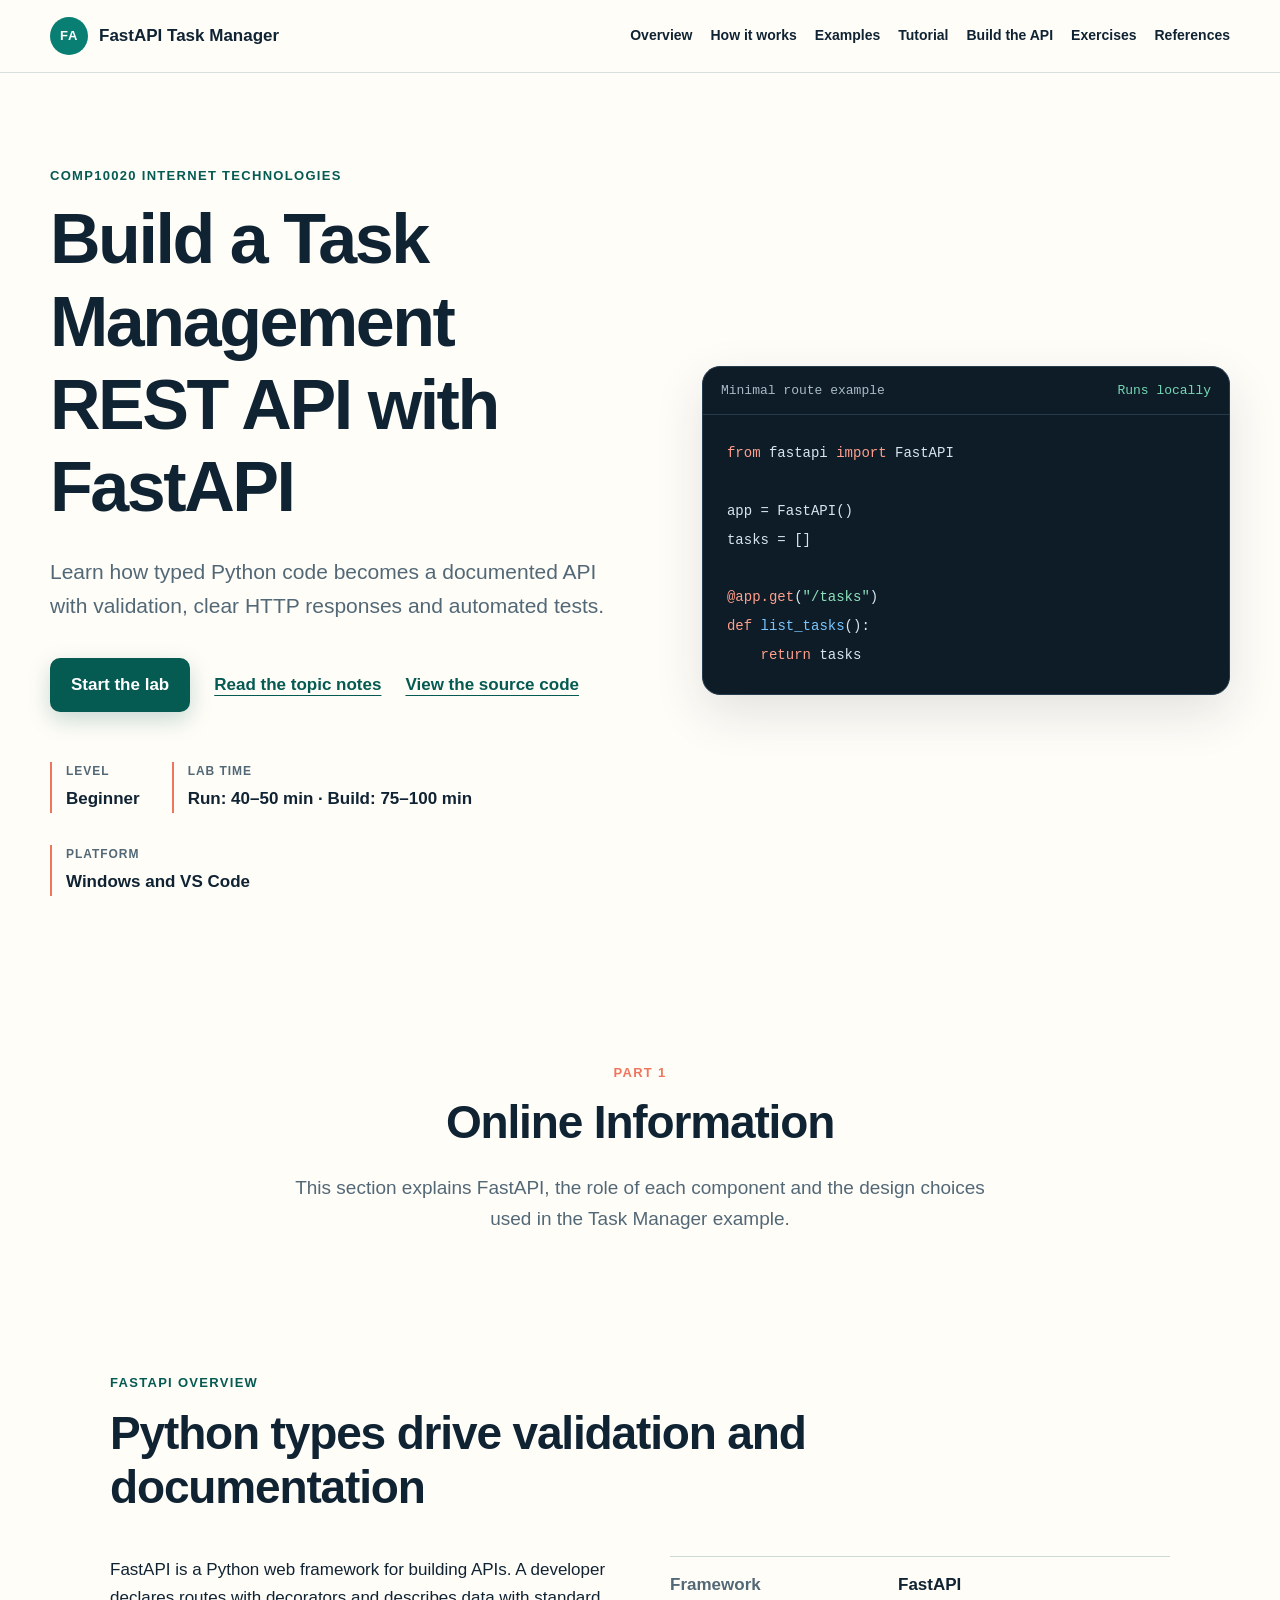
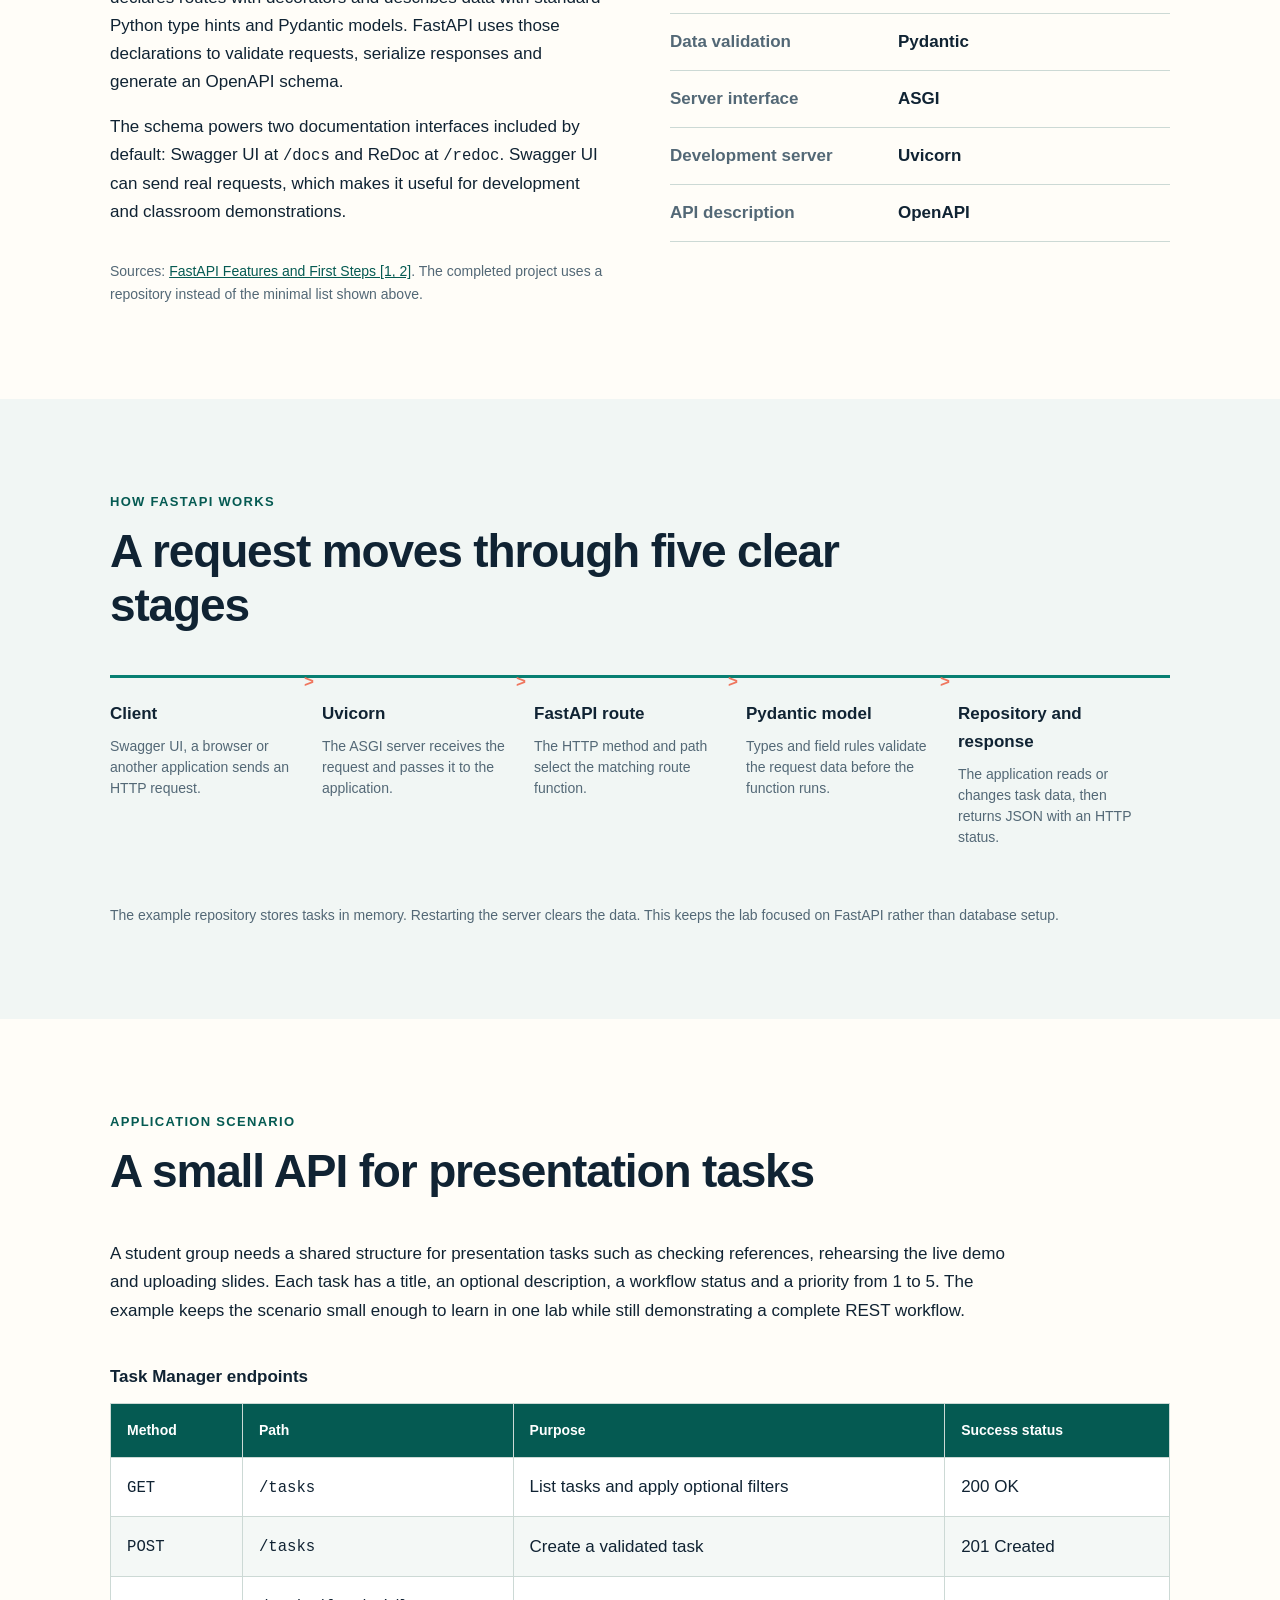
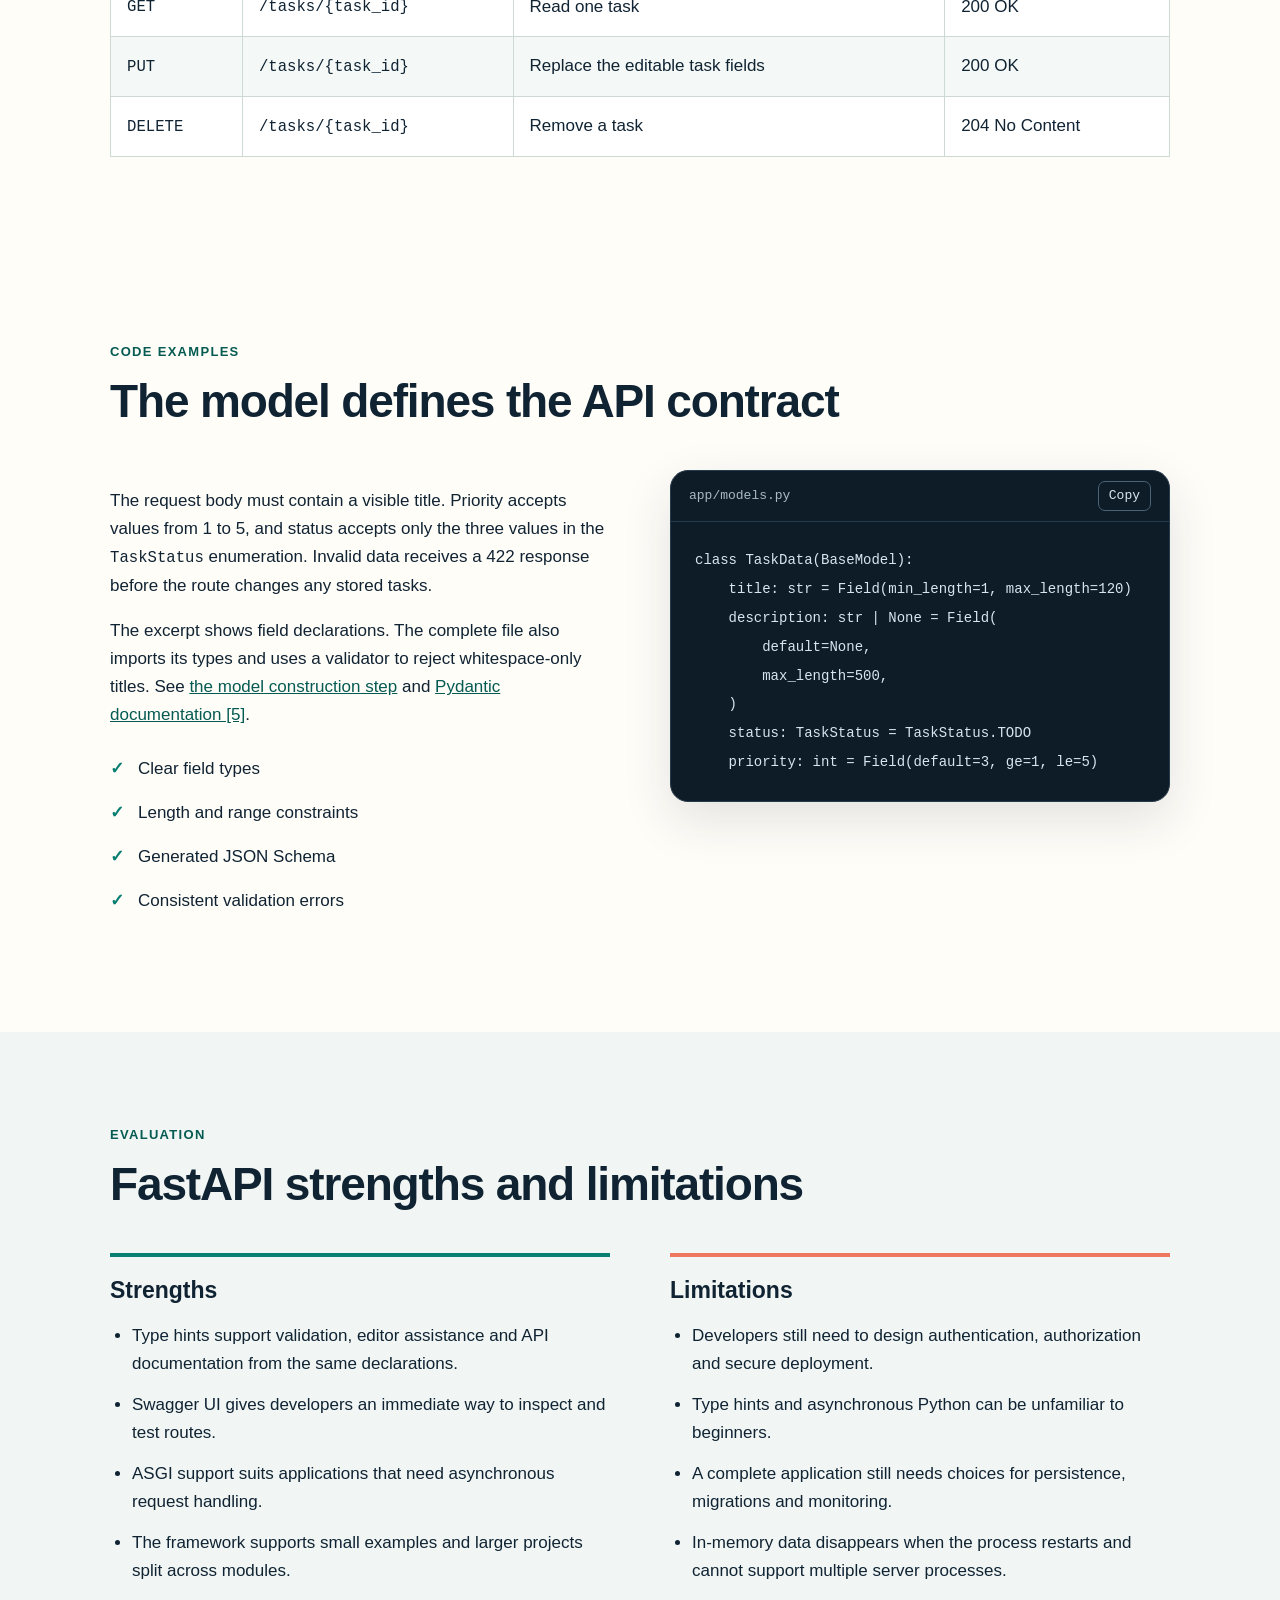
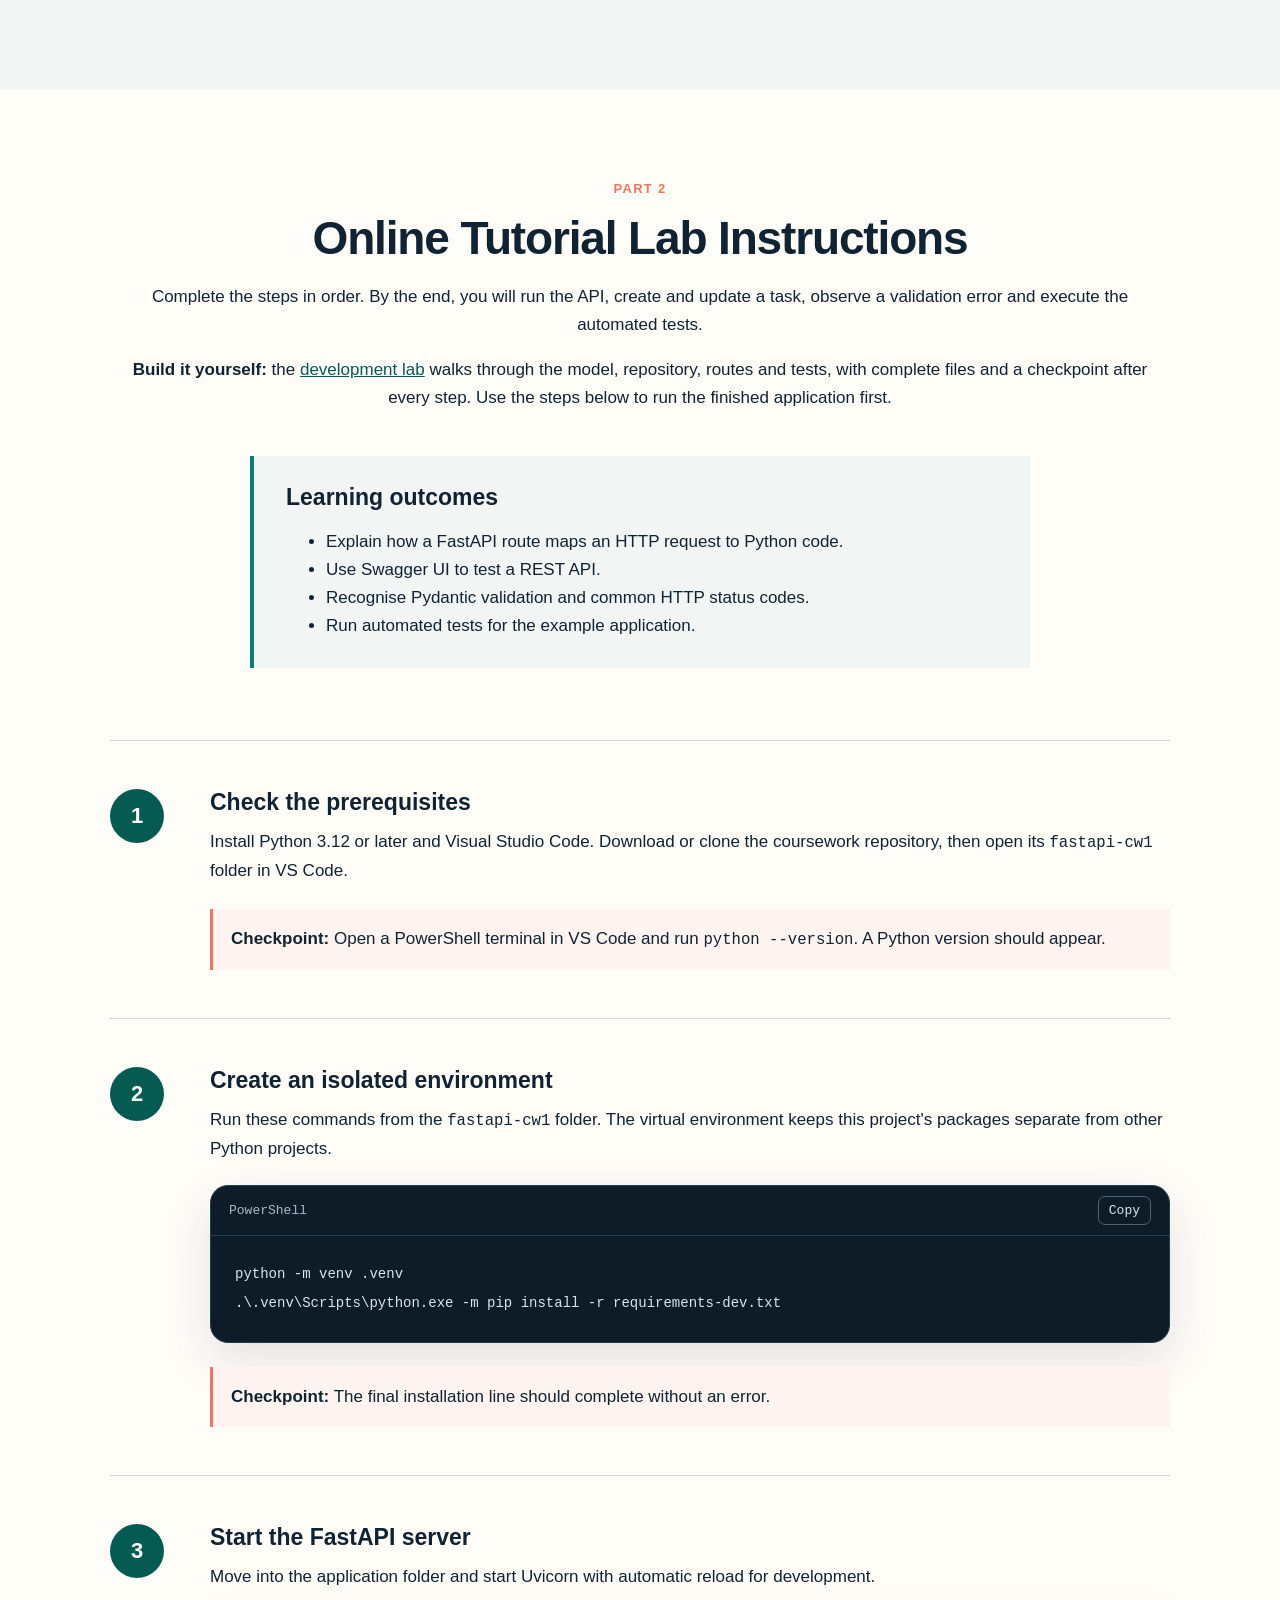
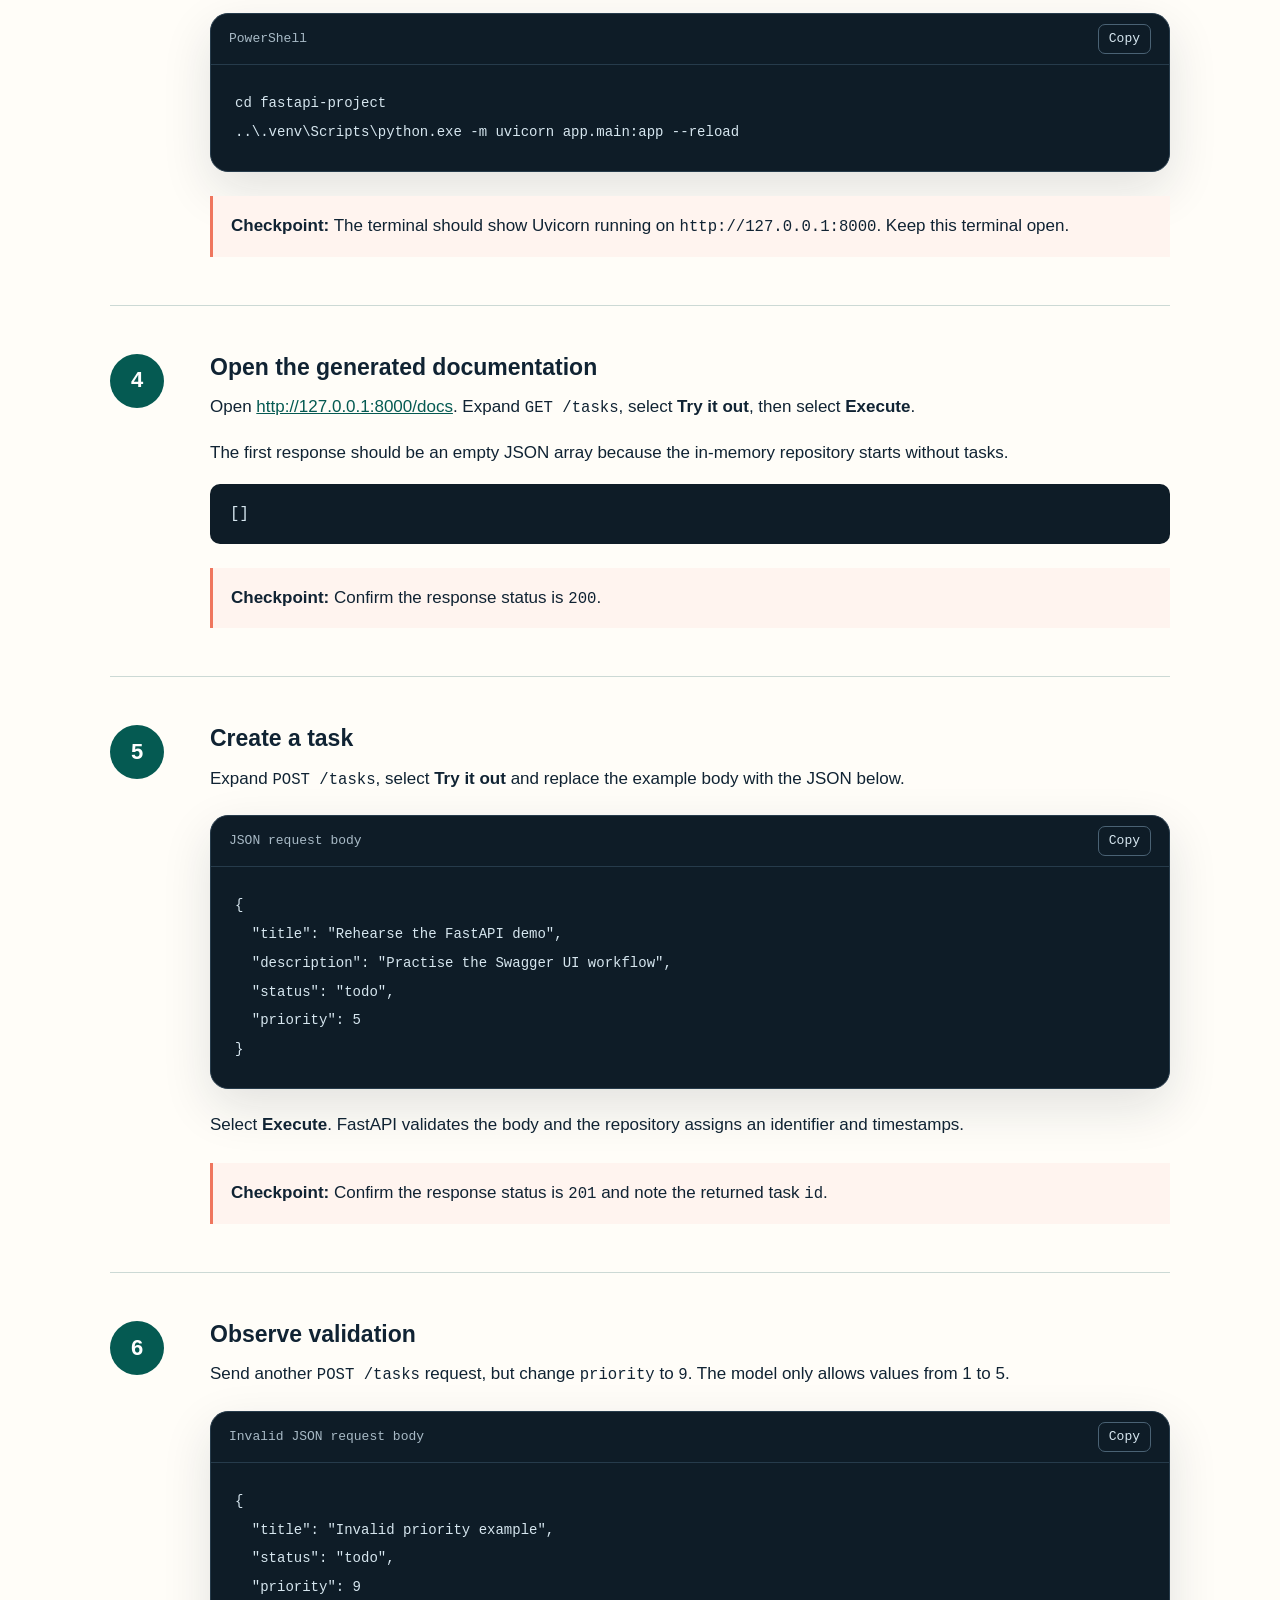
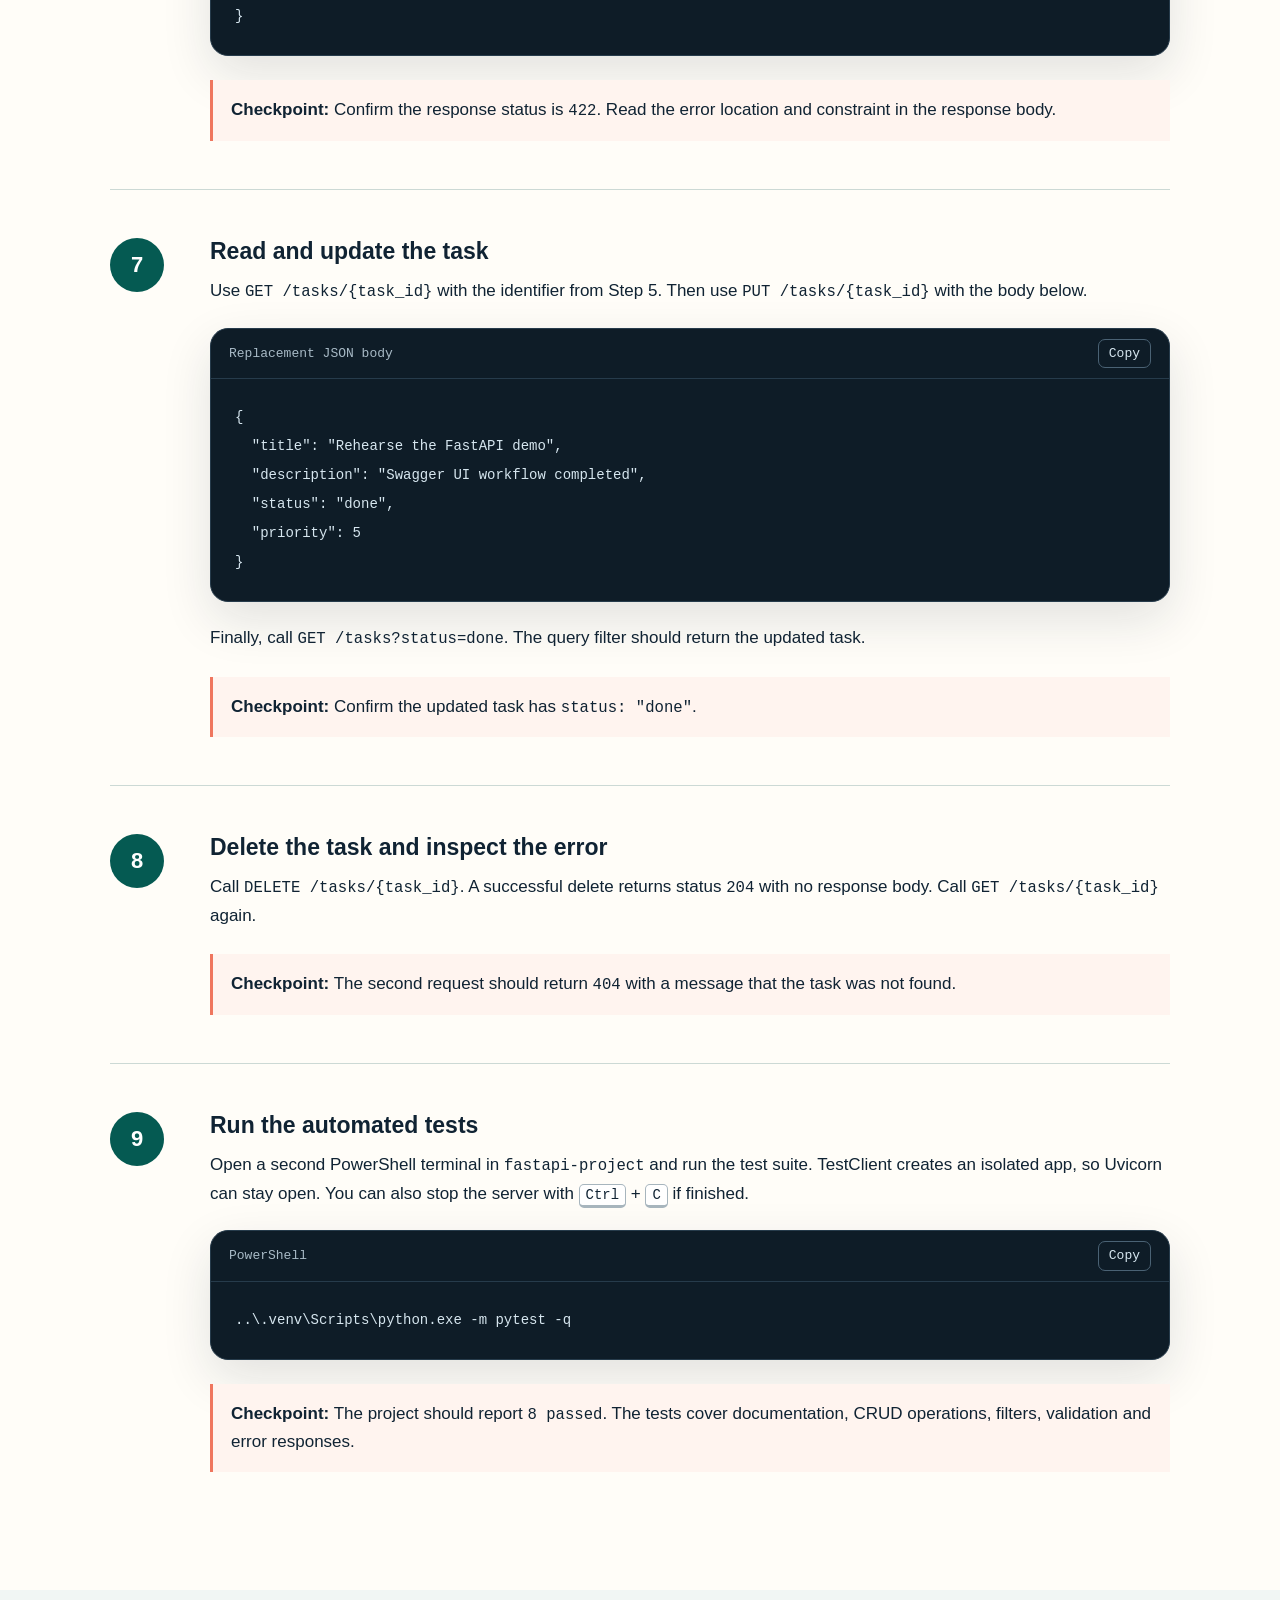
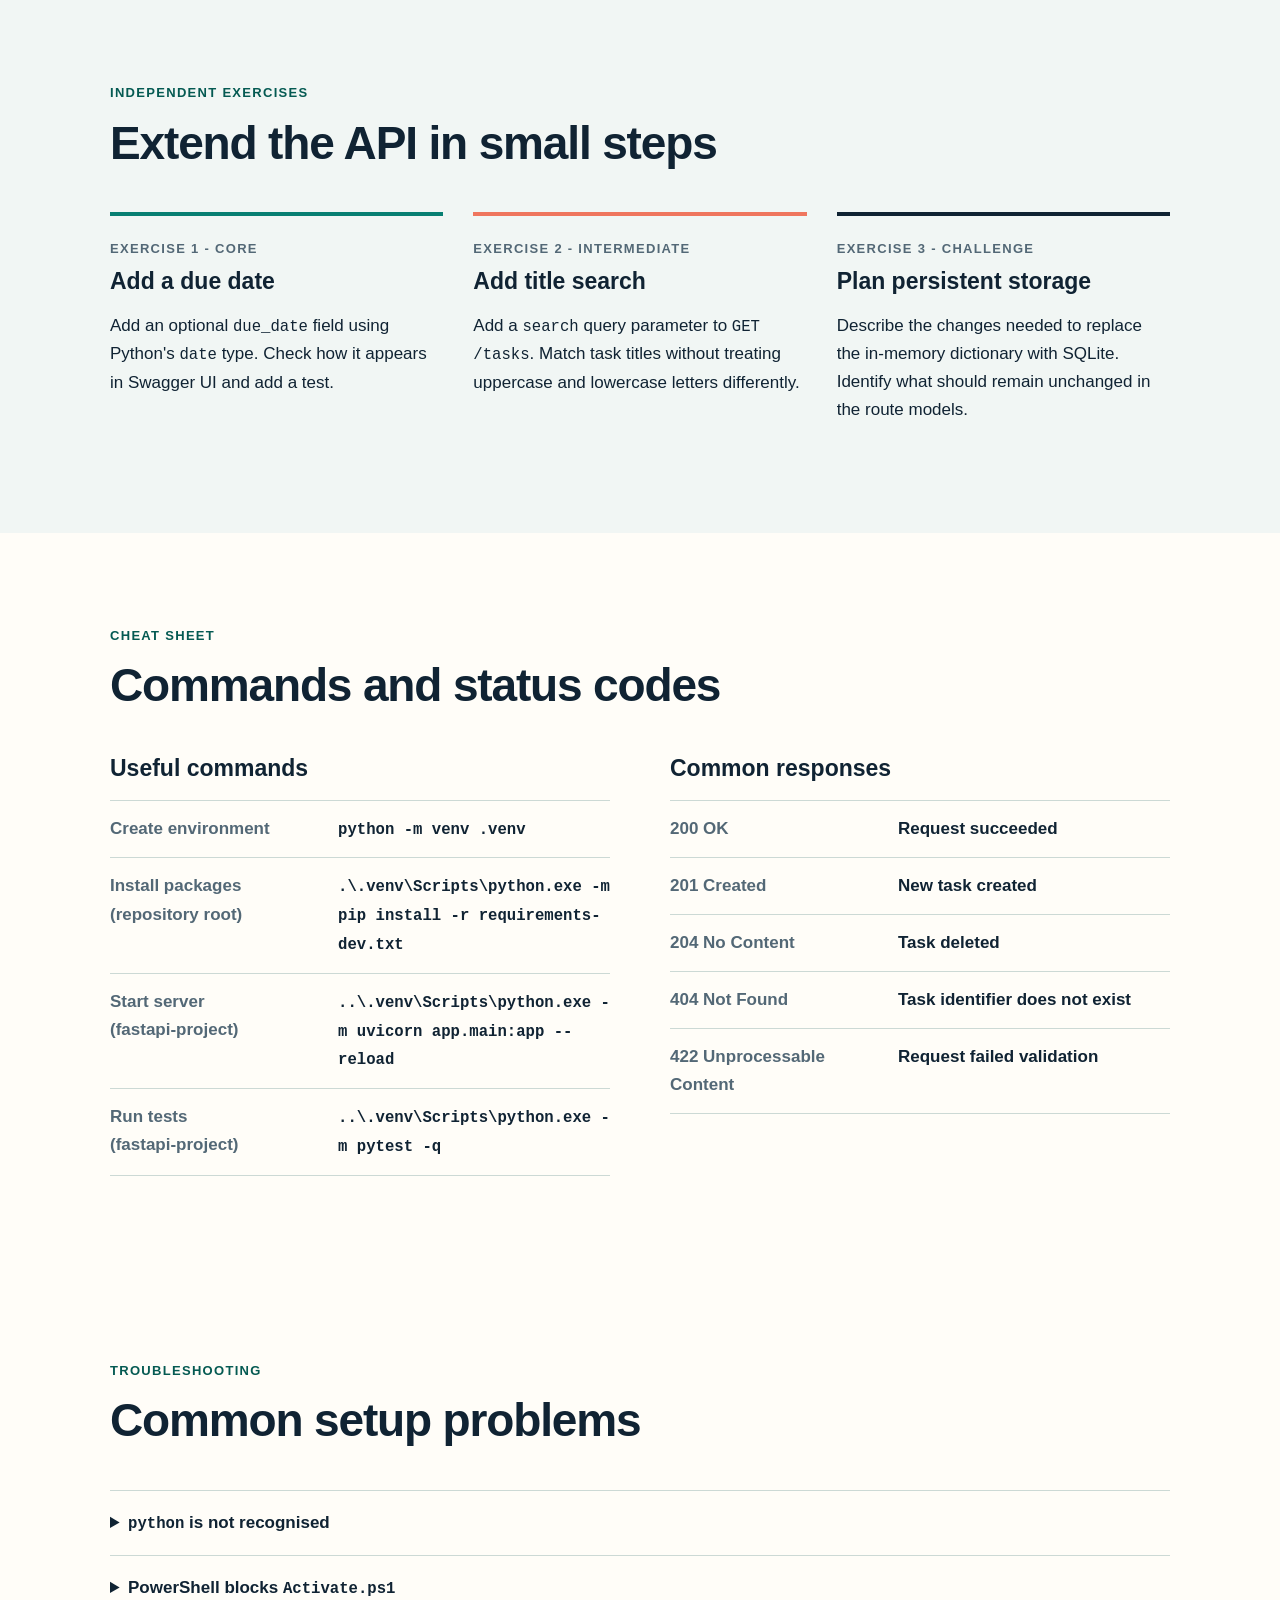
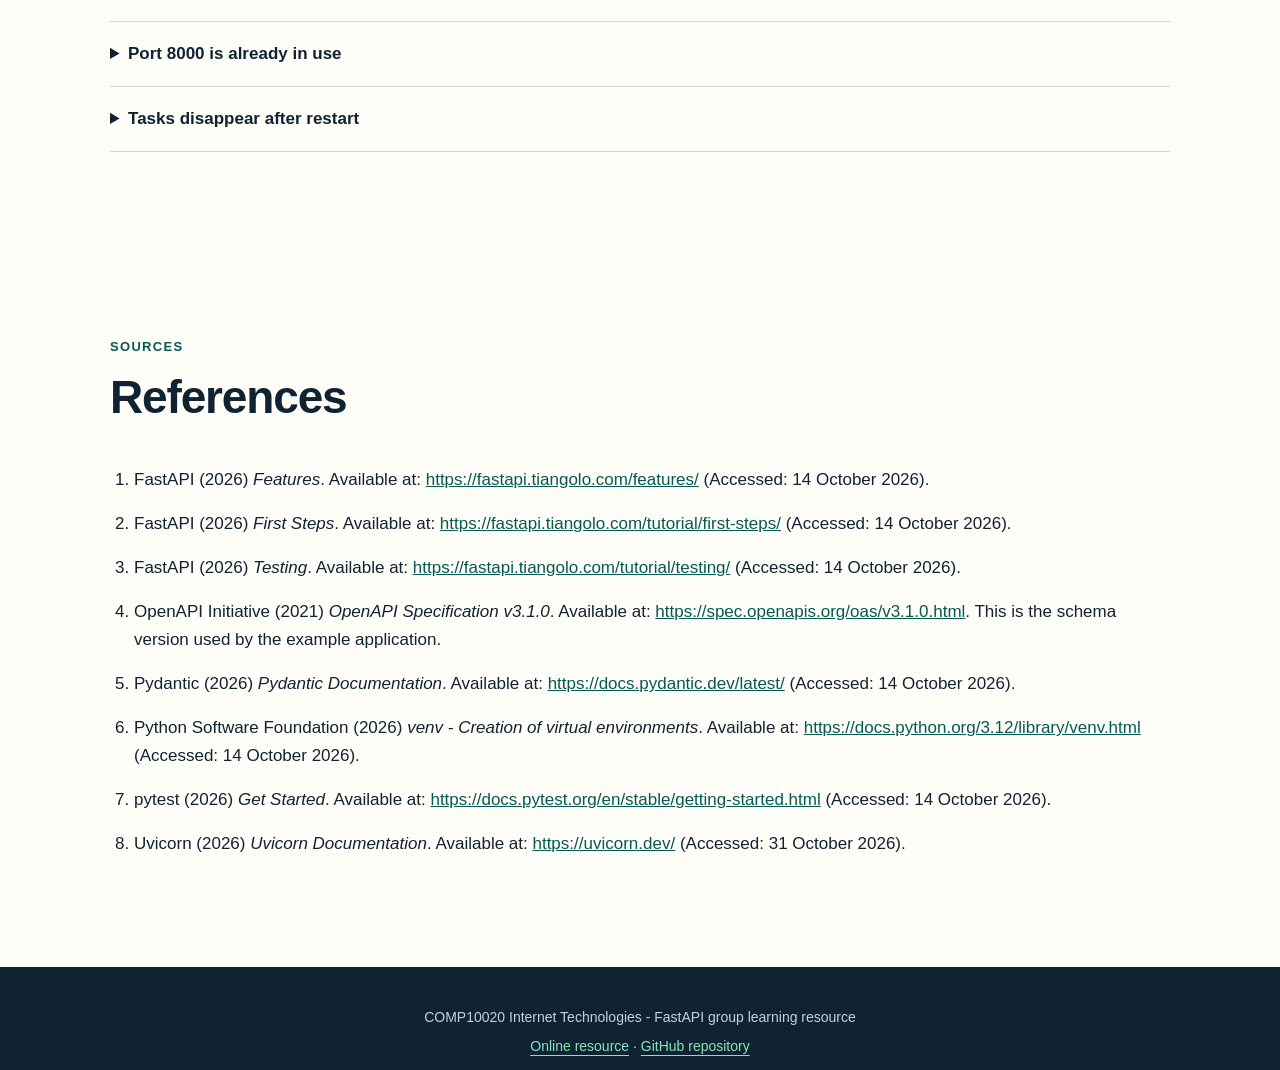
<file: docs/index.html>
<!doctype html>
<html lang="en">
<head>
  <meta charset="utf-8">
  <meta name="viewport" content="width=device-width, initial-scale=1">
  <meta name="description" content="A beginner-friendly FastAPI Task Manager learning resource for COMP10020 Internet Technologies.">
  <title>FastAPI Task Manager | COMP10020</title>
  <link rel="stylesheet" href="styles.css">
  <script src="app.js" defer></script>
</head>
<body>
  <a class="skip-link" href="#main-content">Skip to main content</a>

  <header class="site-header">
    <nav class="nav-shell" aria-label="Main navigation">
      <a class="brand" href="#top" aria-label="FastAPI Task Manager home">
        <span class="brand-mark" aria-hidden="true">FA</span>
        <span>FastAPI Task Manager</span>
      </a>
      <button class="menu-button" type="button" aria-expanded="false" aria-controls="primary-links">
        Menu
      </button>
      <div class="nav-links" id="primary-links">
        <a href="#overview">Overview</a>
        <a href="#how-it-works">How it works</a>
        <a href="#examples">Examples</a>
        <a href="#tutorial">Tutorial</a>
        <a href="build.html">Build the API</a>
        <a href="#exercises">Exercises</a>
        <a href="#references">References</a>
      </div>
    </nav>
  </header>

  <main id="main-content">
    <section class="hero" id="top">
      <div class="hero-copy">
        <p class="eyebrow">COMP10020 Internet Technologies</p>
        <h1>Build a Task Management REST API with FastAPI</h1>
        <p class="hero-summary">
          Learn how typed Python code becomes a documented API with validation, clear HTTP responses and automated tests.
        </p>
        <div class="hero-actions">
          <a class="primary-button" href="#tutorial">Start the lab</a>
          <a class="text-link" href="#overview">Read the topic notes</a>
          <a class="text-link" href="https://github.com/tianjianzou123/fastapi-cw1">View the source code</a>
        </div>
        <dl class="hero-meta" aria-label="Resource summary">
          <div><dt>Level</dt><dd>Beginner</dd></div>
          <div><dt>Lab time</dt><dd>Run: 40–50 min · Build: 75–100 min</dd></div>
          <div><dt>Platform</dt><dd>Windows and VS Code</dd></div>
        </dl>
      </div>
      <div class="hero-code" aria-label="FastAPI example">
        <div class="code-window-title">
          <span>Minimal route example</span>
          <span class="status-dot">Runs locally</span>
        </div>
        <pre><code><span class="code-keyword">from</span> fastapi <span class="code-keyword">import</span> FastAPI

app = FastAPI()
tasks = []

<span class="code-decorator">@app.get</span>(<span class="code-string">"/tasks"</span>)
<span class="code-keyword">def</span> <span class="code-function">list_tasks</span>():
    <span class="code-keyword">return</span> tasks</code></pre>
      </div>
    </section>

    <section class="section-shell section-intro" aria-labelledby="online-information-title">
      <p class="section-label">Part 1</p>
      <h2 id="online-information-title">Online Information</h2>
      <p>
        This section explains FastAPI, the role of each component and the design choices used in the Task Manager example.
      </p>
    </section>

    <section class="section-shell content-section" id="overview">
      <div class="section-heading">
        <p class="eyebrow">FastAPI overview</p>
        <h2>Python types drive validation and documentation</h2>
      </div>
      <div class="two-column">
        <div>
          <p>
            FastAPI is a Python web framework for building APIs. A developer declares routes with decorators and describes data with standard Python type hints and Pydantic models. FastAPI uses those declarations to validate requests, serialize responses and generate an OpenAPI schema.
          </p>
          <p>
            The schema powers two documentation interfaces included by default: Swagger UI at <code>/docs</code> and ReDoc at <code>/redoc</code>. Swagger UI can send real requests, which makes it useful for development and classroom demonstrations.
          </p>
          <p class="small-note">Sources: <a href="#references">FastAPI Features and First Steps [1, 2]</a>. The completed project uses a repository instead of the minimal list shown above.</p>
        </div>
        <dl class="fact-list">
          <div><dt>Framework</dt><dd>FastAPI</dd></div>
          <div><dt>Data validation</dt><dd>Pydantic</dd></div>
          <div><dt>Server interface</dt><dd>ASGI</dd></div>
          <div><dt>Development server</dt><dd>Uvicorn</dd></div>
          <div><dt>API description</dt><dd>OpenAPI</dd></div>
        </dl>
      </div>
    </section>

    <section class="section-shell content-section muted-section" id="how-it-works">
      <div class="section-heading">
        <p class="eyebrow">How FastAPI works</p>
        <h2>A request moves through five clear stages</h2>
      </div>
      <ol class="request-flow">
        <li><strong>Client</strong><span>Swagger UI, a browser or another application sends an HTTP request.</span></li>
        <li><strong>Uvicorn</strong><span>The ASGI server receives the request and passes it to the application.</span></li>
        <li><strong>FastAPI route</strong><span>The HTTP method and path select the matching route function.</span></li>
        <li><strong>Pydantic model</strong><span>Types and field rules validate the request data before the function runs.</span></li>
        <li><strong>Repository and response</strong><span>The application reads or changes task data, then returns JSON with an HTTP status.</span></li>
      </ol>
      <p class="small-note">
        The example repository stores tasks in memory. Restarting the server clears the data. This keeps the lab focused on FastAPI rather than database setup.
      </p>
    </section>

    <section class="section-shell content-section">
      <div class="section-heading">
        <p class="eyebrow">Application scenario</p>
        <h2>A small API for presentation tasks</h2>
      </div>
      <p class="wide-copy">
        A student group needs a shared structure for presentation tasks such as checking references, rehearsing the live demo and uploading slides. Each task has a title, an optional description, a workflow status and a priority from 1 to 5. The example keeps the scenario small enough to learn in one lab while still demonstrating a complete REST workflow.
      </p>
      <div class="table-wrap">
        <table>
          <caption>Task Manager endpoints</caption>
          <thead>
            <tr><th>Method</th><th>Path</th><th>Purpose</th><th>Success status</th></tr>
          </thead>
          <tbody>
            <tr><td><code>GET</code></td><td><code>/tasks</code></td><td>List tasks and apply optional filters</td><td>200 OK</td></tr>
            <tr><td><code>POST</code></td><td><code>/tasks</code></td><td>Create a validated task</td><td>201 Created</td></tr>
            <tr><td><code>GET</code></td><td><code>/tasks/{task_id}</code></td><td>Read one task</td><td>200 OK</td></tr>
            <tr><td><code>PUT</code></td><td><code>/tasks/{task_id}</code></td><td>Replace the editable task fields</td><td>200 OK</td></tr>
            <tr><td><code>DELETE</code></td><td><code>/tasks/{task_id}</code></td><td>Remove a task</td><td>204 No Content</td></tr>
          </tbody>
        </table>
      </div>
    </section>

    <section class="section-shell content-section" id="examples">
      <div class="section-heading">
        <p class="eyebrow">Code examples</p>
        <h2>The model defines the API contract</h2>
      </div>
      <div class="code-explanation">
        <div>
          <p>
            The request body must contain a visible title. Priority accepts values from 1 to 5, and status accepts only the three values in the <code>TaskStatus</code> enumeration. Invalid data receives a 422 response before the route changes any stored tasks.
          </p>
          <p>The excerpt shows field declarations. The complete file also imports its types and uses a validator to reject whitespace-only titles. See <a href="build.html#build-2">the model construction step</a> and <a href="#references">Pydantic documentation [5]</a>.</p>
          <ul class="check-list">
            <li>Clear field types</li>
            <li>Length and range constraints</li>
            <li>Generated JSON Schema</li>
            <li>Consistent validation errors</li>
          </ul>
        </div>
        <div class="code-block">
          <div class="code-block-header"><span>app/models.py</span><button type="button" class="copy-button">Copy</button></div>
          <pre><code>class TaskData(BaseModel):
    title: str = Field(min_length=1, max_length=120)
    description: str | None = Field(
        default=None,
        max_length=500,
    )
    status: TaskStatus = TaskStatus.TODO
    priority: int = Field(default=3, ge=1, le=5)</code></pre>
        </div>
      </div>
    </section>

    <section class="section-shell content-section muted-section" id="pros-cons">
      <div class="section-heading">
        <p class="eyebrow">Evaluation</p>
        <h2>FastAPI strengths and limitations</h2>
      </div>
      <div class="comparison">
        <div>
          <h3>Strengths</h3>
          <ul>
            <li>Type hints support validation, editor assistance and API documentation from the same declarations.</li>
            <li>Swagger UI gives developers an immediate way to inspect and test routes.</li>
            <li>ASGI support suits applications that need asynchronous request handling.</li>
            <li>The framework supports small examples and larger projects split across modules.</li>
          </ul>
        </div>
        <div>
          <h3>Limitations</h3>
          <ul>
            <li>Developers still need to design authentication, authorization and secure deployment.</li>
            <li>Type hints and asynchronous Python can be unfamiliar to beginners.</li>
            <li>A complete application still needs choices for persistence, migrations and monitoring.</li>
            <li>In-memory data disappears when the process restarts and cannot support multiple server processes.</li>
          </ul>
        </div>
      </div>
    </section>

    <section class="section-shell section-intro tutorial-intro" id="tutorial">
      <p class="section-label">Part 2</p>
      <h2>Online Tutorial Lab Instructions</h2>
      <p>
        Complete the steps in order. By the end, you will run the API, create and update a task, observe a validation error and execute the automated tests.
      </p>
      <p><strong>Build it yourself:</strong> the <a href="build.html">development lab</a> walks through the model, repository, routes and tests, with complete files and a checkpoint after every step. Use the steps below to run the finished application first.</p>
      <div class="outcomes">
        <h3>Learning outcomes</h3>
        <ul>
          <li>Explain how a FastAPI route maps an HTTP request to Python code.</li>
          <li>Use Swagger UI to test a REST API.</li>
          <li>Recognise Pydantic validation and common HTTP status codes.</li>
          <li>Run automated tests for the example application.</li>
        </ul>
      </div>
    </section>

    <section class="section-shell tutorial-steps" aria-label="Tutorial steps">
      <article class="tutorial-step" id="step-1">
        <div class="step-number">1</div>
        <div class="step-content">
          <h3>Check the prerequisites</h3>
          <p>Install Python 3.12 or later and Visual Studio Code. Download or clone the coursework repository, then open its <code>fastapi-cw1</code> folder in VS Code.</p>
          <div class="checkpoint"><strong>Checkpoint:</strong> Open a PowerShell terminal in VS Code and run <code>python --version</code>. A Python version should appear.</div>
        </div>
      </article>

      <article class="tutorial-step" id="step-2">
        <div class="step-number">2</div>
        <div class="step-content">
          <h3>Create an isolated environment</h3>
          <p>Run these commands from the <code>fastapi-cw1</code> folder. The virtual environment keeps this project's packages separate from other Python projects.</p>
          <div class="code-block">
            <div class="code-block-header"><span>PowerShell</span><button type="button" class="copy-button">Copy</button></div>
            <pre><code>python -m venv .venv
.\.venv\Scripts\python.exe -m pip install -r requirements-dev.txt</code></pre>
          </div>
          <div class="checkpoint"><strong>Checkpoint:</strong> The final installation line should complete without an error.</div>
        </div>
      </article>

      <article class="tutorial-step" id="step-3">
        <div class="step-number">3</div>
        <div class="step-content">
          <h3>Start the FastAPI server</h3>
          <p>Move into the application folder and start Uvicorn with automatic reload for development.</p>
          <div class="code-block">
            <div class="code-block-header"><span>PowerShell</span><button type="button" class="copy-button">Copy</button></div>
            <pre><code>cd fastapi-project
..\.venv\Scripts\python.exe -m uvicorn app.main:app --reload</code></pre>
          </div>
          <div class="checkpoint"><strong>Checkpoint:</strong> The terminal should show Uvicorn running on <code>http://127.0.0.1:8000</code>. Keep this terminal open.</div>
        </div>
      </article>

      <article class="tutorial-step" id="step-4">
        <div class="step-number">4</div>
        <div class="step-content">
          <h3>Open the generated documentation</h3>
          <p>Open <a href="http://127.0.0.1:8000/docs">http://127.0.0.1:8000/docs</a>. Expand <code>GET /tasks</code>, select <strong>Try it out</strong>, then select <strong>Execute</strong>.</p>
          <p>The first response should be an empty JSON array because the in-memory repository starts without tasks.</p>
          <pre class="response-example"><code>[]</code></pre>
          <div class="checkpoint"><strong>Checkpoint:</strong> Confirm the response status is <code>200</code>.</div>
        </div>
      </article>

      <article class="tutorial-step" id="step-5">
        <div class="step-number">5</div>
        <div class="step-content">
          <h3>Create a task</h3>
          <p>Expand <code>POST /tasks</code>, select <strong>Try it out</strong> and replace the example body with the JSON below.</p>
          <div class="code-block">
            <div class="code-block-header"><span>JSON request body</span><button type="button" class="copy-button">Copy</button></div>
            <pre><code>{
  "title": "Rehearse the FastAPI demo",
  "description": "Practise the Swagger UI workflow",
  "status": "todo",
  "priority": 5
}</code></pre>
          </div>
          <p>Select <strong>Execute</strong>. FastAPI validates the body and the repository assigns an identifier and timestamps.</p>
          <div class="checkpoint"><strong>Checkpoint:</strong> Confirm the response status is <code>201</code> and note the returned task <code>id</code>.</div>
        </div>
      </article>

      <article class="tutorial-step" id="step-6">
        <div class="step-number">6</div>
        <div class="step-content">
          <h3>Observe validation</h3>
          <p>Send another <code>POST /tasks</code> request, but change <code>priority</code> to <code>9</code>. The model only allows values from 1 to 5.</p>
          <div class="code-block">
            <div class="code-block-header"><span>Invalid JSON request body</span><button type="button" class="copy-button">Copy</button></div>
            <pre><code>{
  "title": "Invalid priority example",
  "status": "todo",
  "priority": 9
}</code></pre>
          </div>
          <div class="checkpoint"><strong>Checkpoint:</strong> Confirm the response status is <code>422</code>. Read the error location and constraint in the response body.</div>
        </div>
      </article>

      <article class="tutorial-step" id="step-7">
        <div class="step-number">7</div>
        <div class="step-content">
          <h3>Read and update the task</h3>
          <p>Use <code>GET /tasks/{task_id}</code> with the identifier from Step 5. Then use <code>PUT /tasks/{task_id}</code> with the body below.</p>
          <div class="code-block">
            <div class="code-block-header"><span>Replacement JSON body</span><button type="button" class="copy-button">Copy</button></div>
            <pre><code>{
  "title": "Rehearse the FastAPI demo",
  "description": "Swagger UI workflow completed",
  "status": "done",
  "priority": 5
}</code></pre>
          </div>
          <p>Finally, call <code>GET /tasks?status=done</code>. The query filter should return the updated task.</p>
          <div class="checkpoint"><strong>Checkpoint:</strong> Confirm the updated task has <code>status: "done"</code>.</div>
        </div>
      </article>

      <article class="tutorial-step" id="step-8">
        <div class="step-number">8</div>
        <div class="step-content">
          <h3>Delete the task and inspect the error</h3>
          <p>Call <code>DELETE /tasks/{task_id}</code>. A successful delete returns status <code>204</code> with no response body. Call <code>GET /tasks/{task_id}</code> again.</p>
          <div class="checkpoint"><strong>Checkpoint:</strong> The second request should return <code>404</code> with a message that the task was not found.</div>
        </div>
      </article>

      <article class="tutorial-step" id="step-9">
        <div class="step-number">9</div>
        <div class="step-content">
          <h3>Run the automated tests</h3>
          <p>Open a second PowerShell terminal in <code>fastapi-project</code> and run the test suite. TestClient creates an isolated app, so Uvicorn can stay open. You can also stop the server with <kbd>Ctrl</kbd> + <kbd>C</kbd> if finished.</p>
          <div class="code-block">
            <div class="code-block-header"><span>PowerShell</span><button type="button" class="copy-button">Copy</button></div>
            <pre><code>..\.venv\Scripts\python.exe -m pytest -q</code></pre>
          </div>
          <div class="checkpoint"><strong>Checkpoint:</strong> The project should report <code>8 passed</code>. The tests cover documentation, CRUD operations, filters, validation and error responses.</div>
        </div>
      </article>
    </section>

    <section class="section-shell content-section muted-section" id="exercises">
      <div class="section-heading">
        <p class="eyebrow">Independent exercises</p>
        <h2>Extend the API in small steps</h2>
      </div>
      <div class="exercise-list">
        <article>
          <p class="exercise-level">Exercise 1 - Core</p>
          <h3>Add a due date</h3>
          <p>Add an optional <code>due_date</code> field using Python's <code>date</code> type. Check how it appears in Swagger UI and add a test.</p>
        </article>
        <article>
          <p class="exercise-level">Exercise 2 - Intermediate</p>
          <h3>Add title search</h3>
          <p>Add a <code>search</code> query parameter to <code>GET /tasks</code>. Match task titles without treating uppercase and lowercase letters differently.</p>
        </article>
        <article>
          <p class="exercise-level">Exercise 3 - Challenge</p>
          <h3>Plan persistent storage</h3>
          <p>Describe the changes needed to replace the in-memory dictionary with SQLite. Identify what should remain unchanged in the route models.</p>
        </article>
      </div>
    </section>

    <section class="section-shell content-section" id="cheat-sheet">
      <div class="section-heading">
        <p class="eyebrow">Cheat sheet</p>
        <h2>Commands and status codes</h2>
      </div>
      <div class="cheat-grid">
        <div>
          <h3>Useful commands</h3>
          <dl>
            <div><dt>Create environment</dt><dd><code>python -m venv .venv</code></dd></div>
            <div><dt>Install packages<br>(repository root)</dt><dd><code>.\.venv\Scripts\python.exe -m pip install -r requirements-dev.txt</code></dd></div>
            <div><dt>Start server<br>(fastapi-project)</dt><dd><code>..\.venv\Scripts\python.exe -m uvicorn app.main:app --reload</code></dd></div>
            <div><dt>Run tests<br>(fastapi-project)</dt><dd><code>..\.venv\Scripts\python.exe -m pytest -q</code></dd></div>
          </dl>
        </div>
        <div>
          <h3>Common responses</h3>
          <dl>
            <div><dt>200 OK</dt><dd>Request succeeded</dd></div>
            <div><dt>201 Created</dt><dd>New task created</dd></div>
            <div><dt>204 No Content</dt><dd>Task deleted</dd></div>
            <div><dt>404 Not Found</dt><dd>Task identifier does not exist</dd></div>
            <div><dt>422 Unprocessable Content</dt><dd>Request failed validation</dd></div>
          </dl>
        </div>
      </div>
    </section>

    <section class="section-shell content-section troubleshooting" id="troubleshooting">
      <div class="section-heading">
        <p class="eyebrow">Troubleshooting</p>
        <h2>Common setup problems</h2>
      </div>
      <details>
        <summary><code>python</code> is not recognised</summary>
        <p>Install Python and select the option that adds Python to PATH. Restart VS Code after installation.</p>
      </details>
      <details>
        <summary>PowerShell blocks <code>Activate.ps1</code></summary>
        <p>The tutorial commands call the virtual environment's Python executable directly, so activation is not required.</p>
      </details>
      <details>
        <summary>Port 8000 is already in use</summary>
        <p>Stop the other process or start Uvicorn with <code>--port 8001</code>, then open <code>http://127.0.0.1:8001/docs</code>.</p>
      </details>
      <details>
        <summary>Tasks disappear after restart</summary>
        <p>This is expected. The teaching project uses memory storage. Persistent data would require a database such as SQLite.</p>
      </details>
    </section>

    <section class="section-shell content-section references" id="references">
      <div class="section-heading">
        <p class="eyebrow">Sources</p>
        <h2>References</h2>
      </div>
      <ol>
        <li>FastAPI (2026) <em>Features</em>. Available at: <a href="https://fastapi.tiangolo.com/features/">https://fastapi.tiangolo.com/features/</a> (Accessed: 14 October 2026).</li>
        <li>FastAPI (2026) <em>First Steps</em>. Available at: <a href="https://fastapi.tiangolo.com/tutorial/first-steps/">https://fastapi.tiangolo.com/tutorial/first-steps/</a> (Accessed: 14 October 2026).</li>
        <li>FastAPI (2026) <em>Testing</em>. Available at: <a href="https://fastapi.tiangolo.com/tutorial/testing/">https://fastapi.tiangolo.com/tutorial/testing/</a> (Accessed: 14 October 2026).</li>
        <li>OpenAPI Initiative (2021) <em>OpenAPI Specification v3.1.0</em>. Available at: <a href="https://spec.openapis.org/oas/v3.1.0.html">https://spec.openapis.org/oas/v3.1.0.html</a>. This is the schema version used by the example application.</li>
        <li>Pydantic (2026) <em>Pydantic Documentation</em>. Available at: <a href="https://docs.pydantic.dev/latest/">https://docs.pydantic.dev/latest/</a> (Accessed: 14 October 2026).</li>
        <li>Python Software Foundation (2026) <em>venv - Creation of virtual environments</em>. Available at: <a href="https://docs.python.org/3.12/library/venv.html">https://docs.python.org/3.12/library/venv.html</a> (Accessed: 14 October 2026).</li>
        <li>pytest (2026) <em>Get Started</em>. Available at: <a href="https://docs.pytest.org/en/stable/getting-started.html">https://docs.pytest.org/en/stable/getting-started.html</a> (Accessed: 14 October 2026).</li>
        <li>Uvicorn (2026) <em>Uvicorn Documentation</em>. Available at: <a href="https://uvicorn.dev/">https://uvicorn.dev/</a> (Accessed: 31 October 2026).</li>
      </ol>
    </section>
  </main>

  <footer class="site-footer">
    <p>COMP10020 Internet Technologies - FastAPI group learning resource</p>
    <p><a href="https://tianjianzou123.github.io/fastapi-cw1/">Online resource</a> · <a href="https://github.com/tianjianzou123/fastapi-cw1">GitHub repository</a></p>
  </footer>
</body>
</html>
</file>
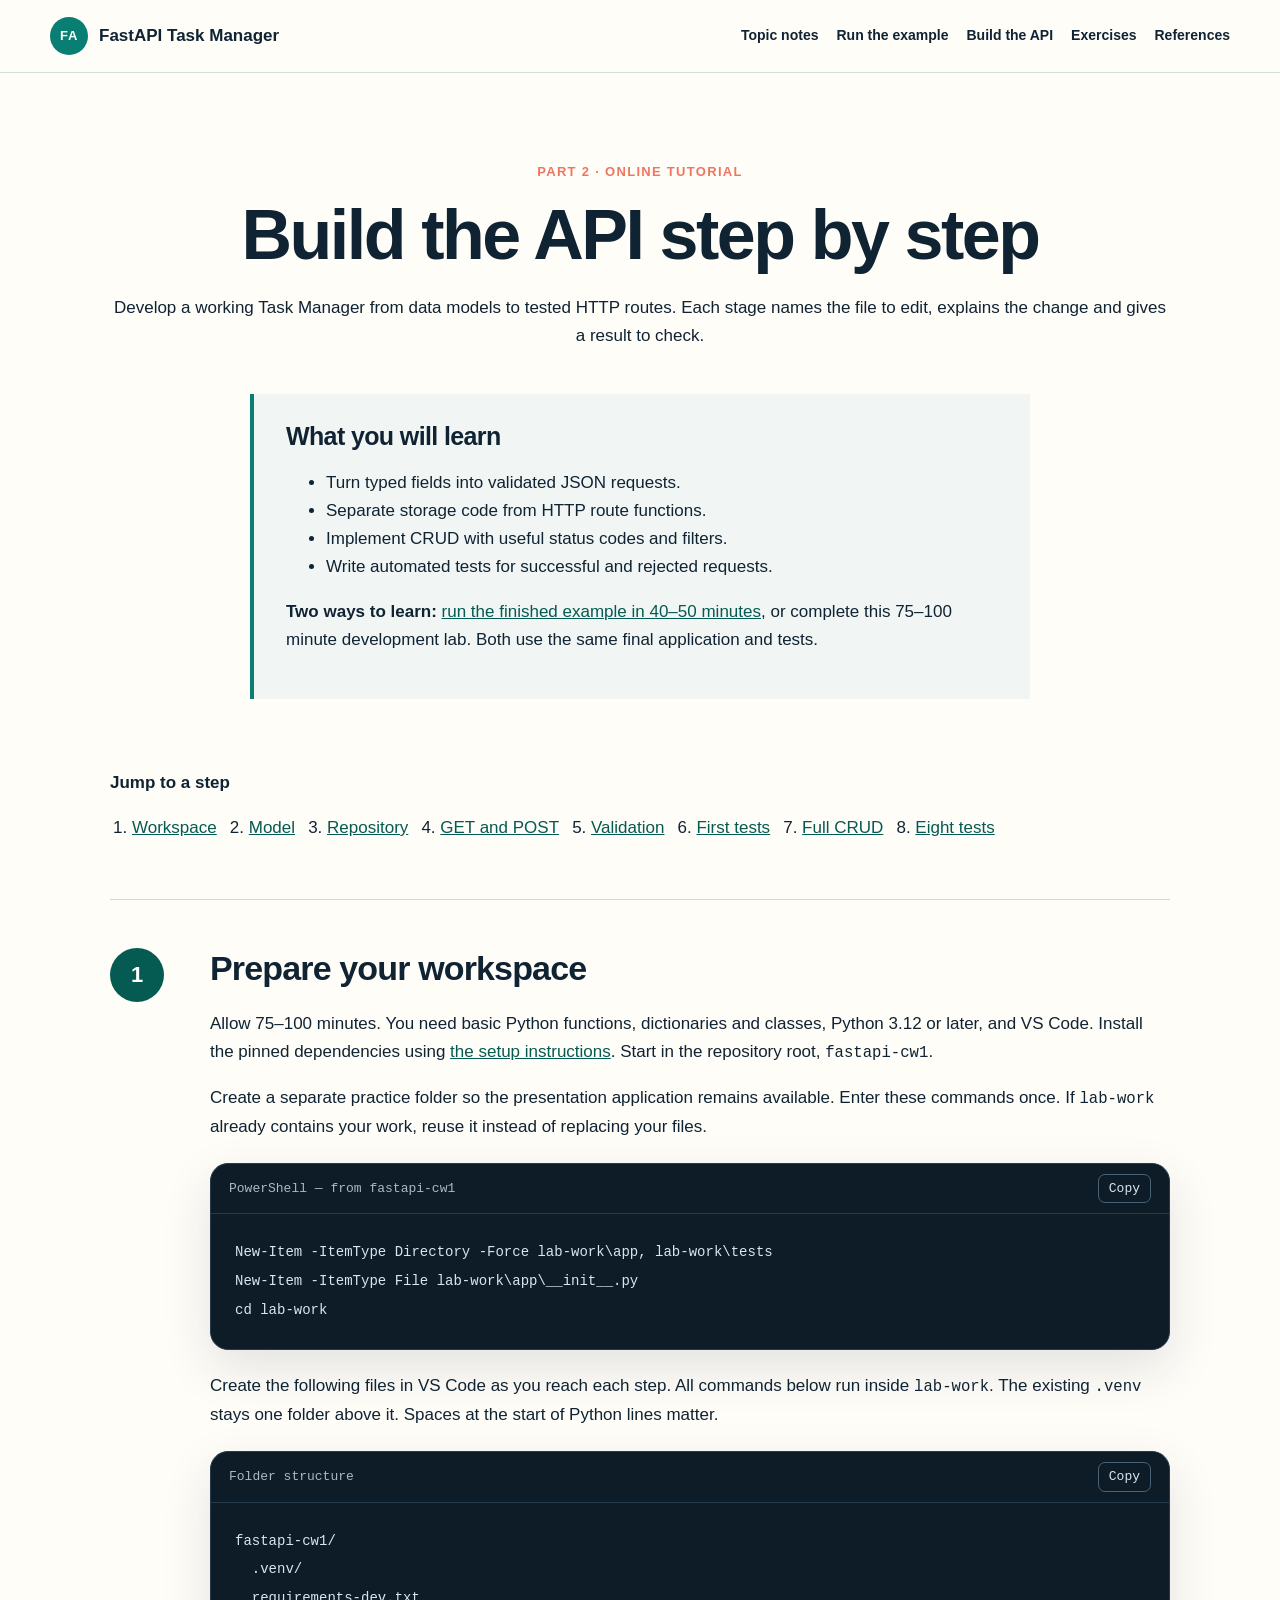
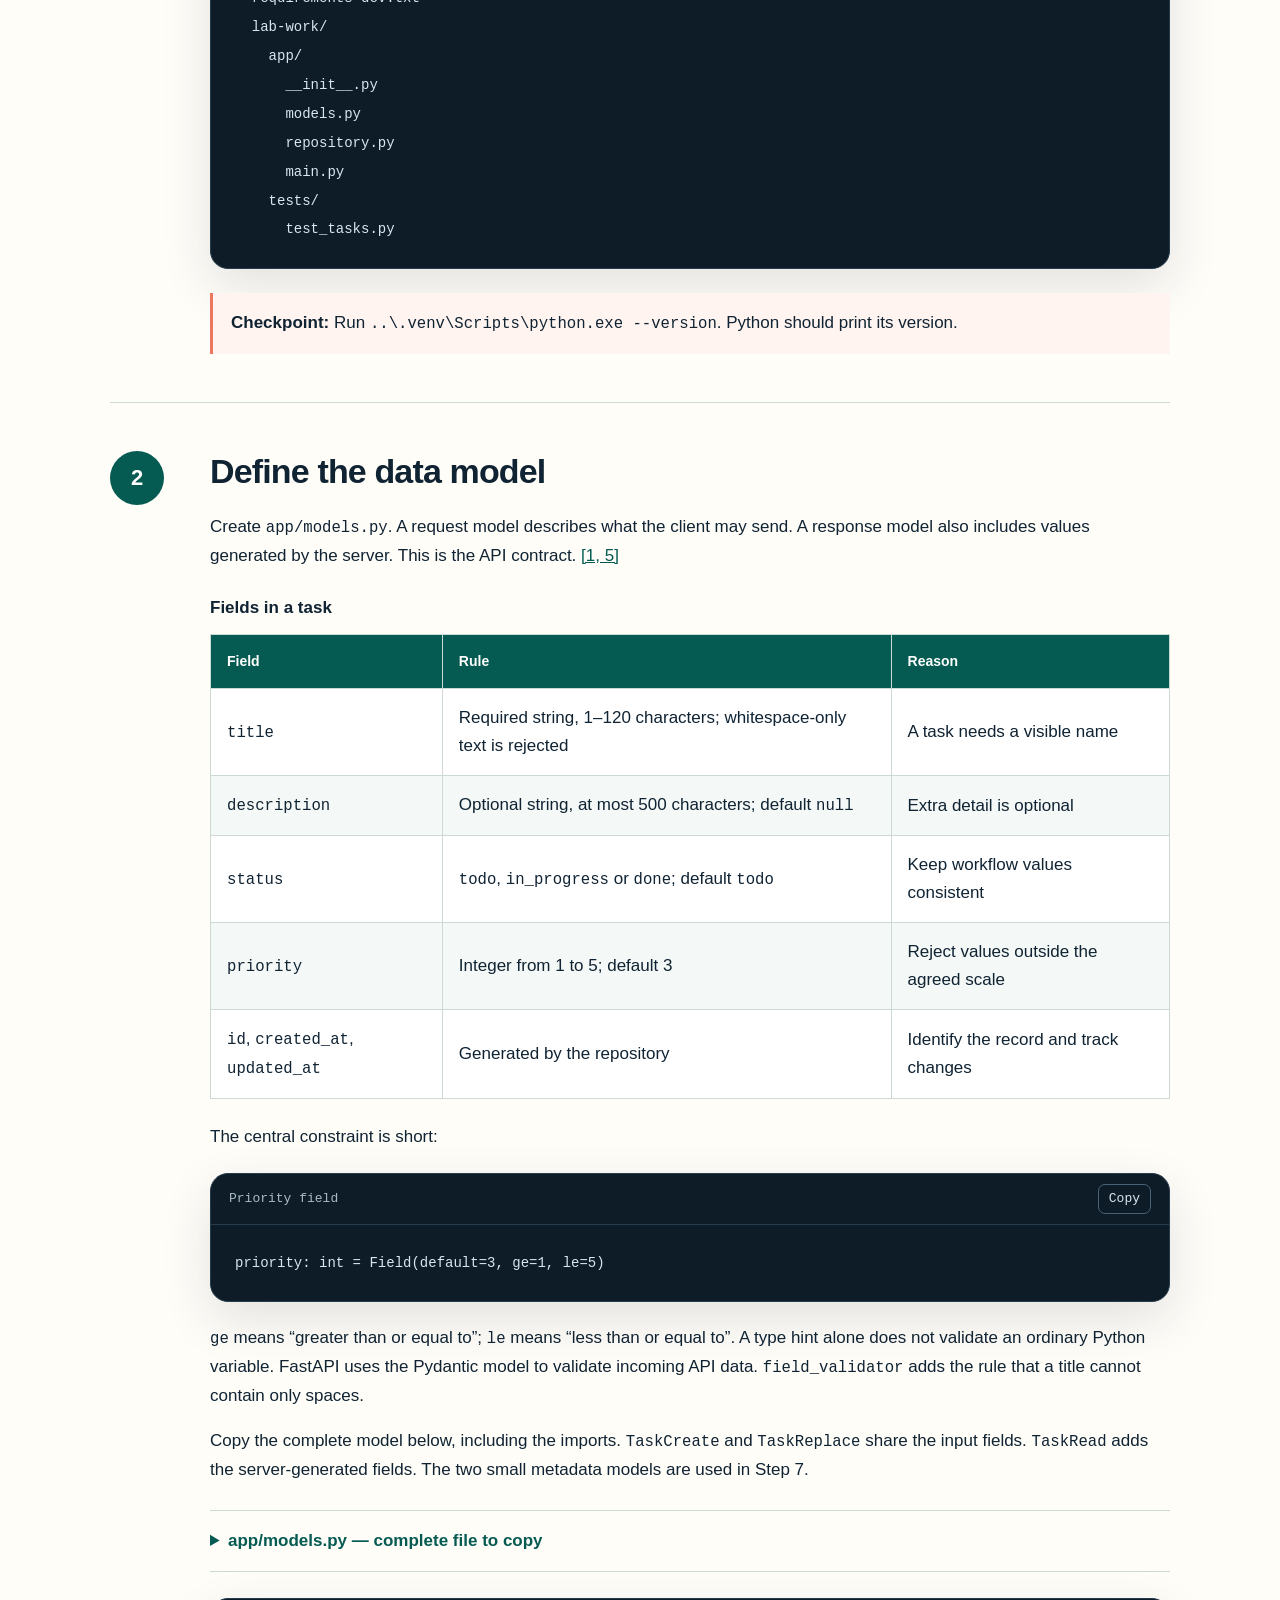
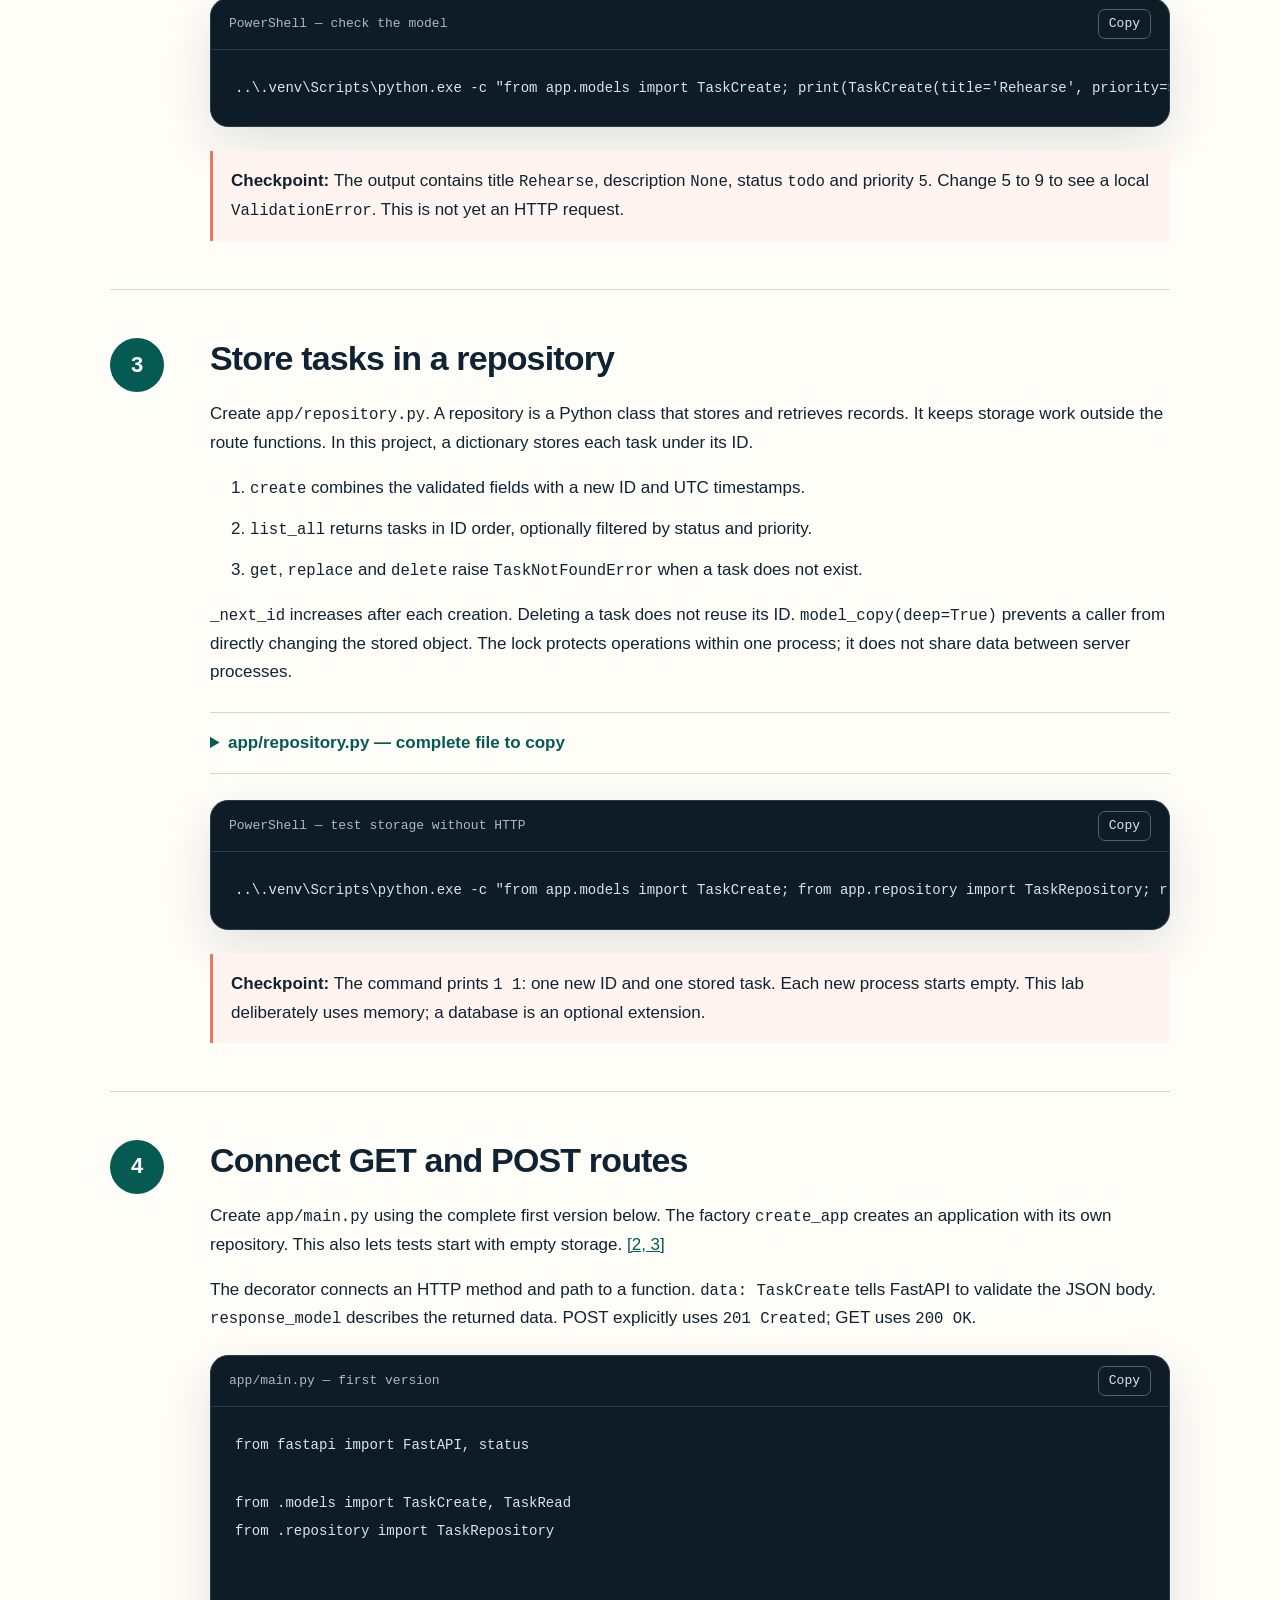
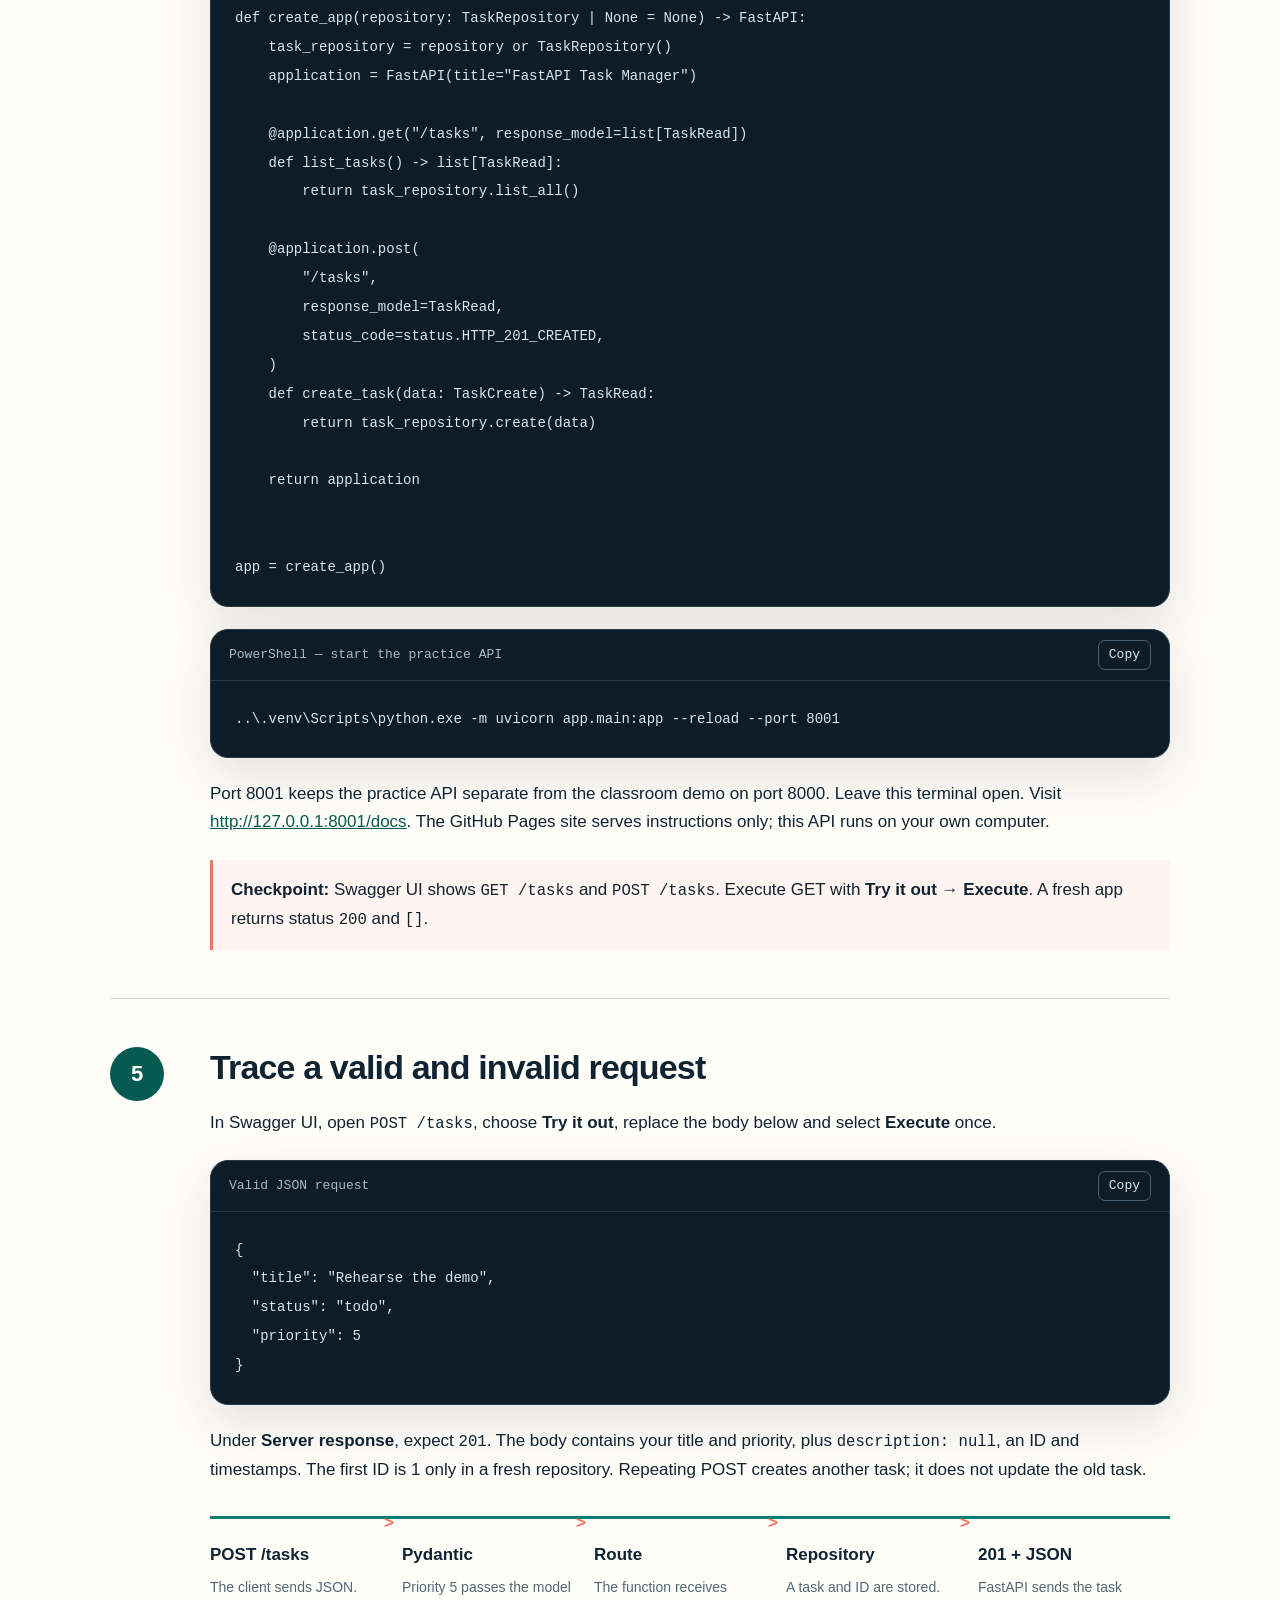
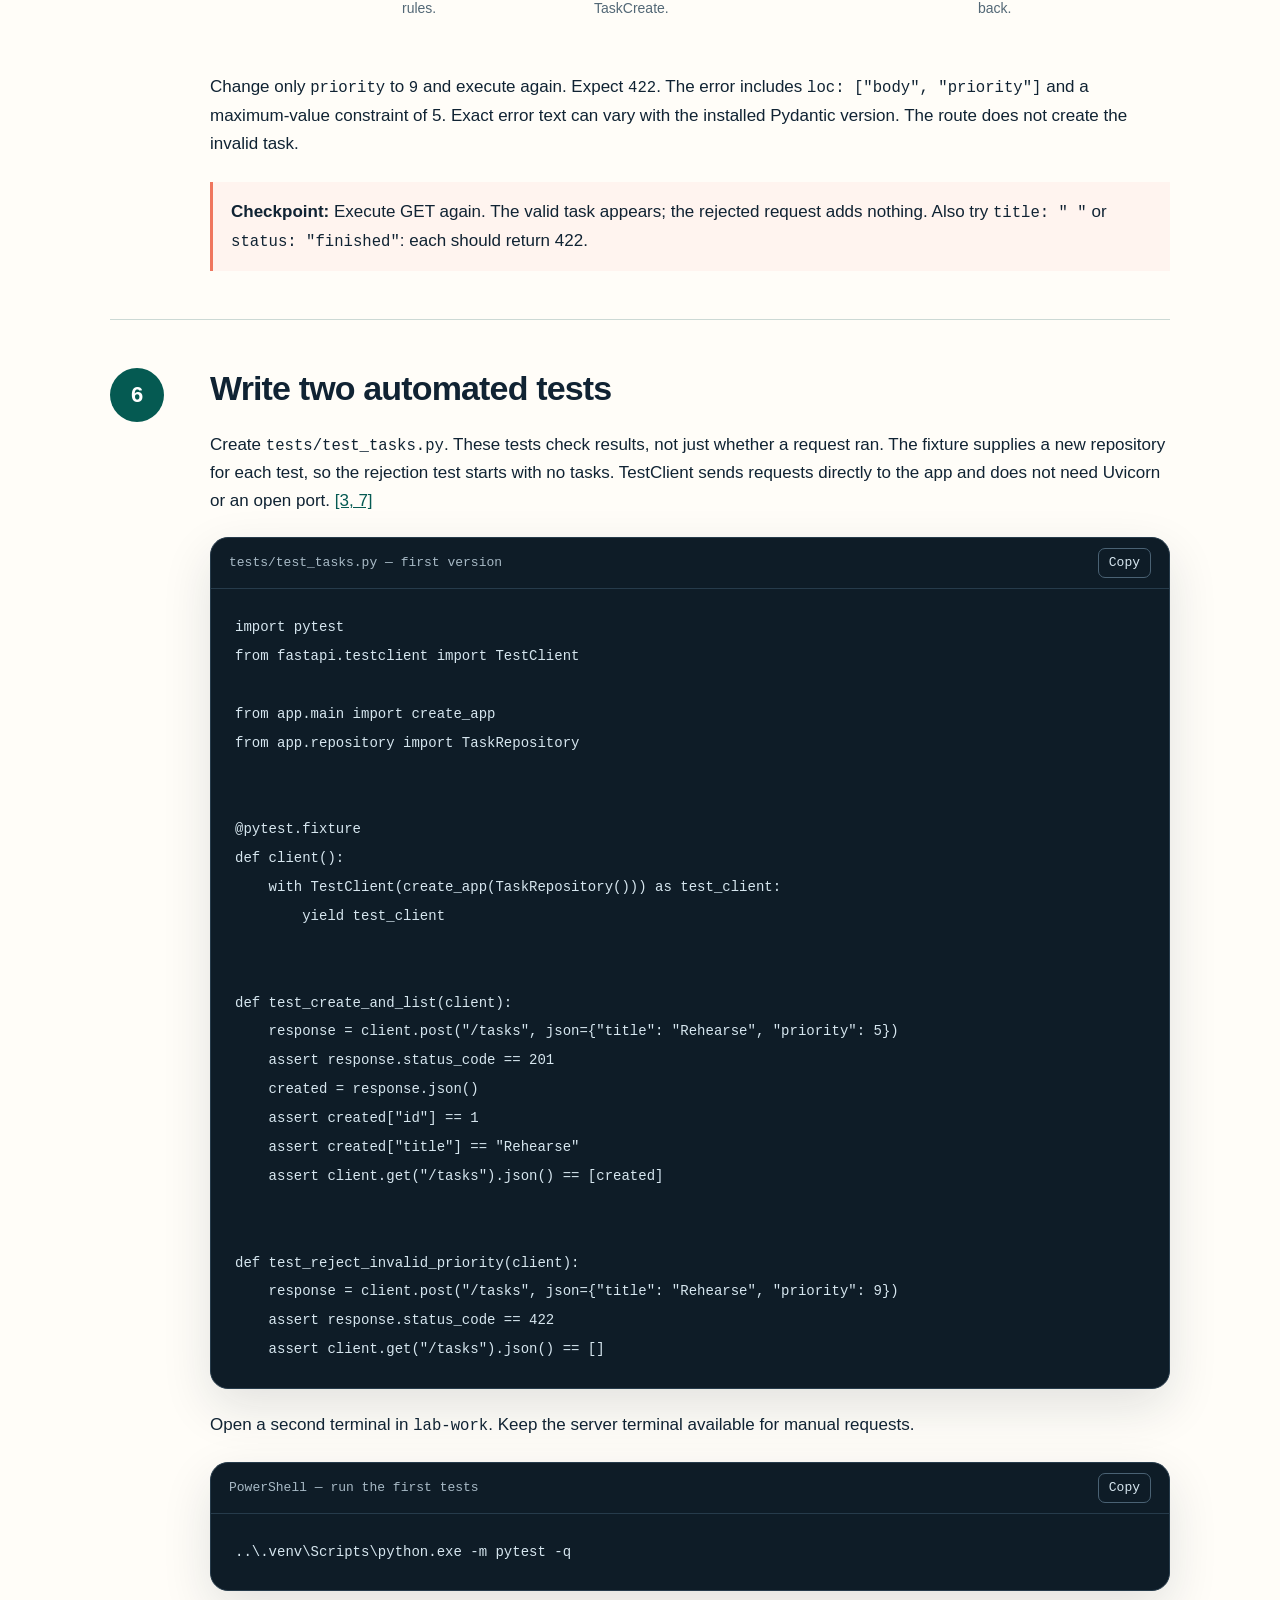
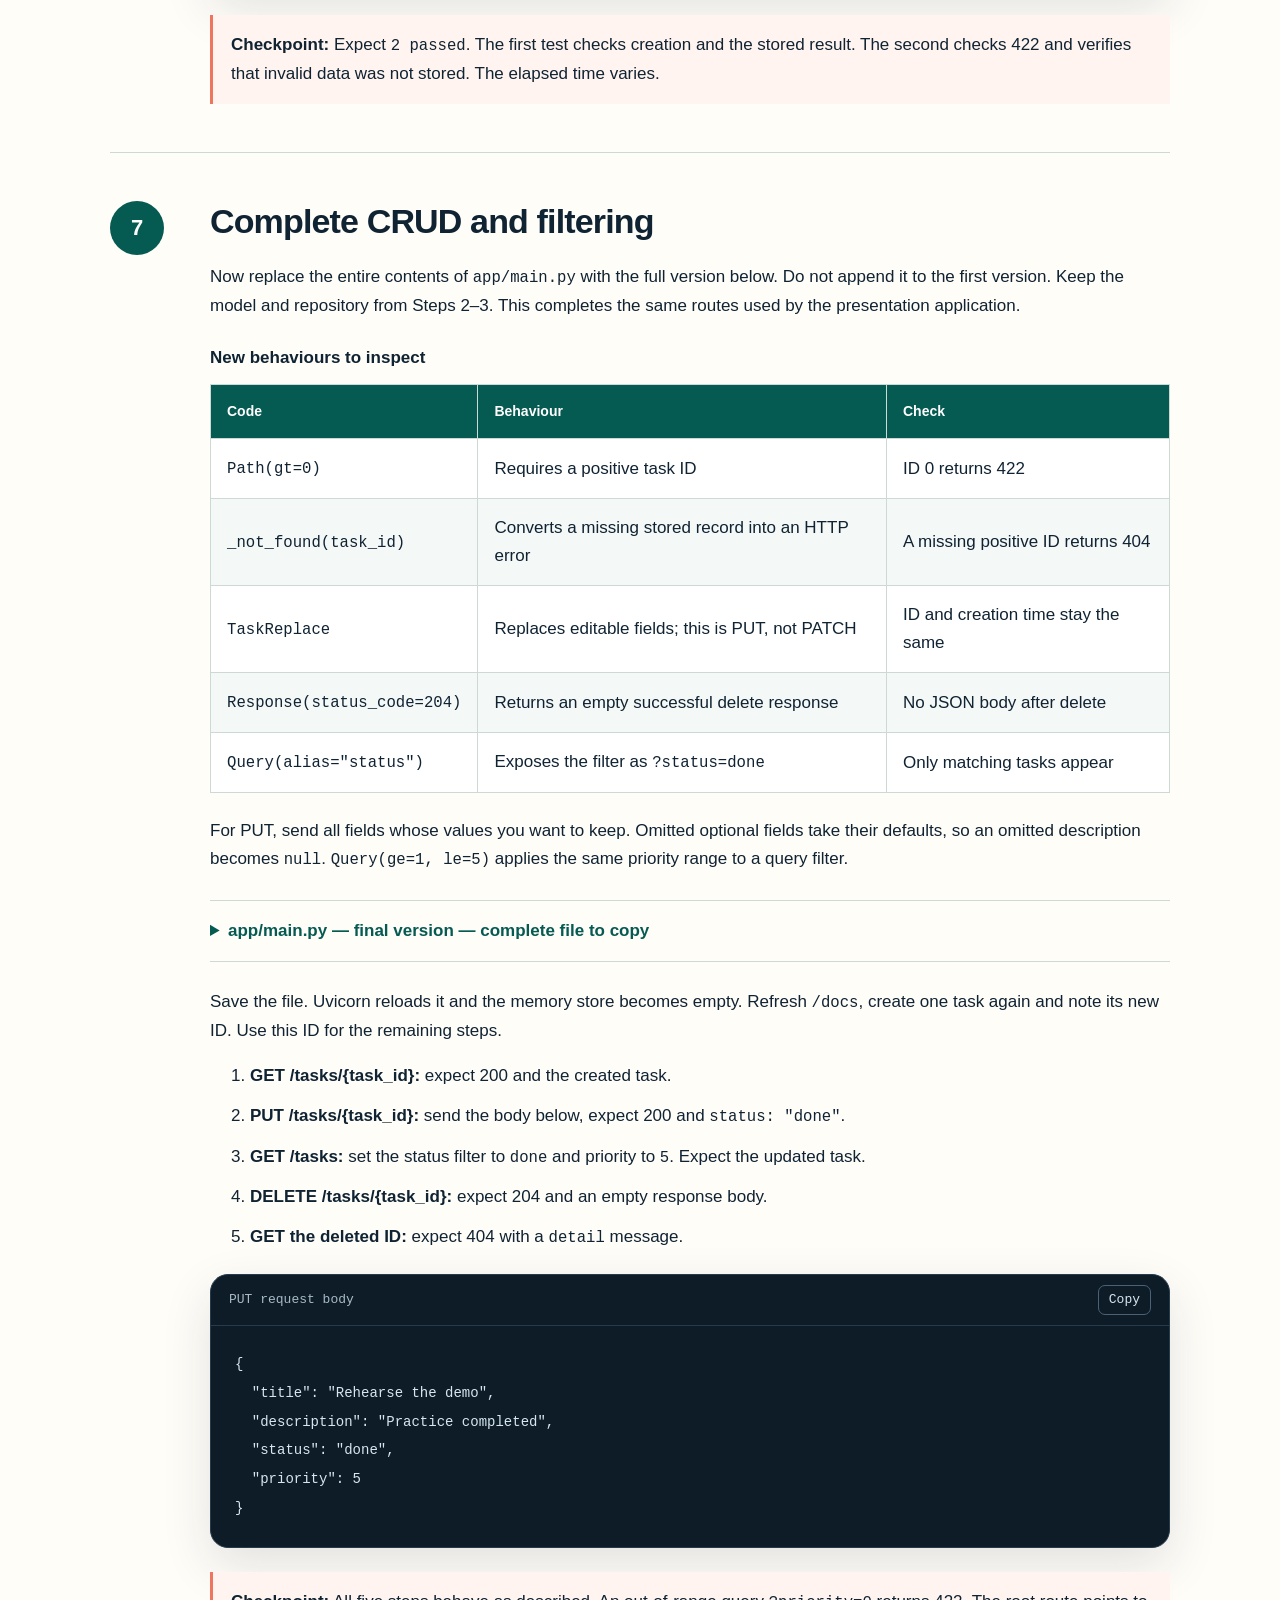
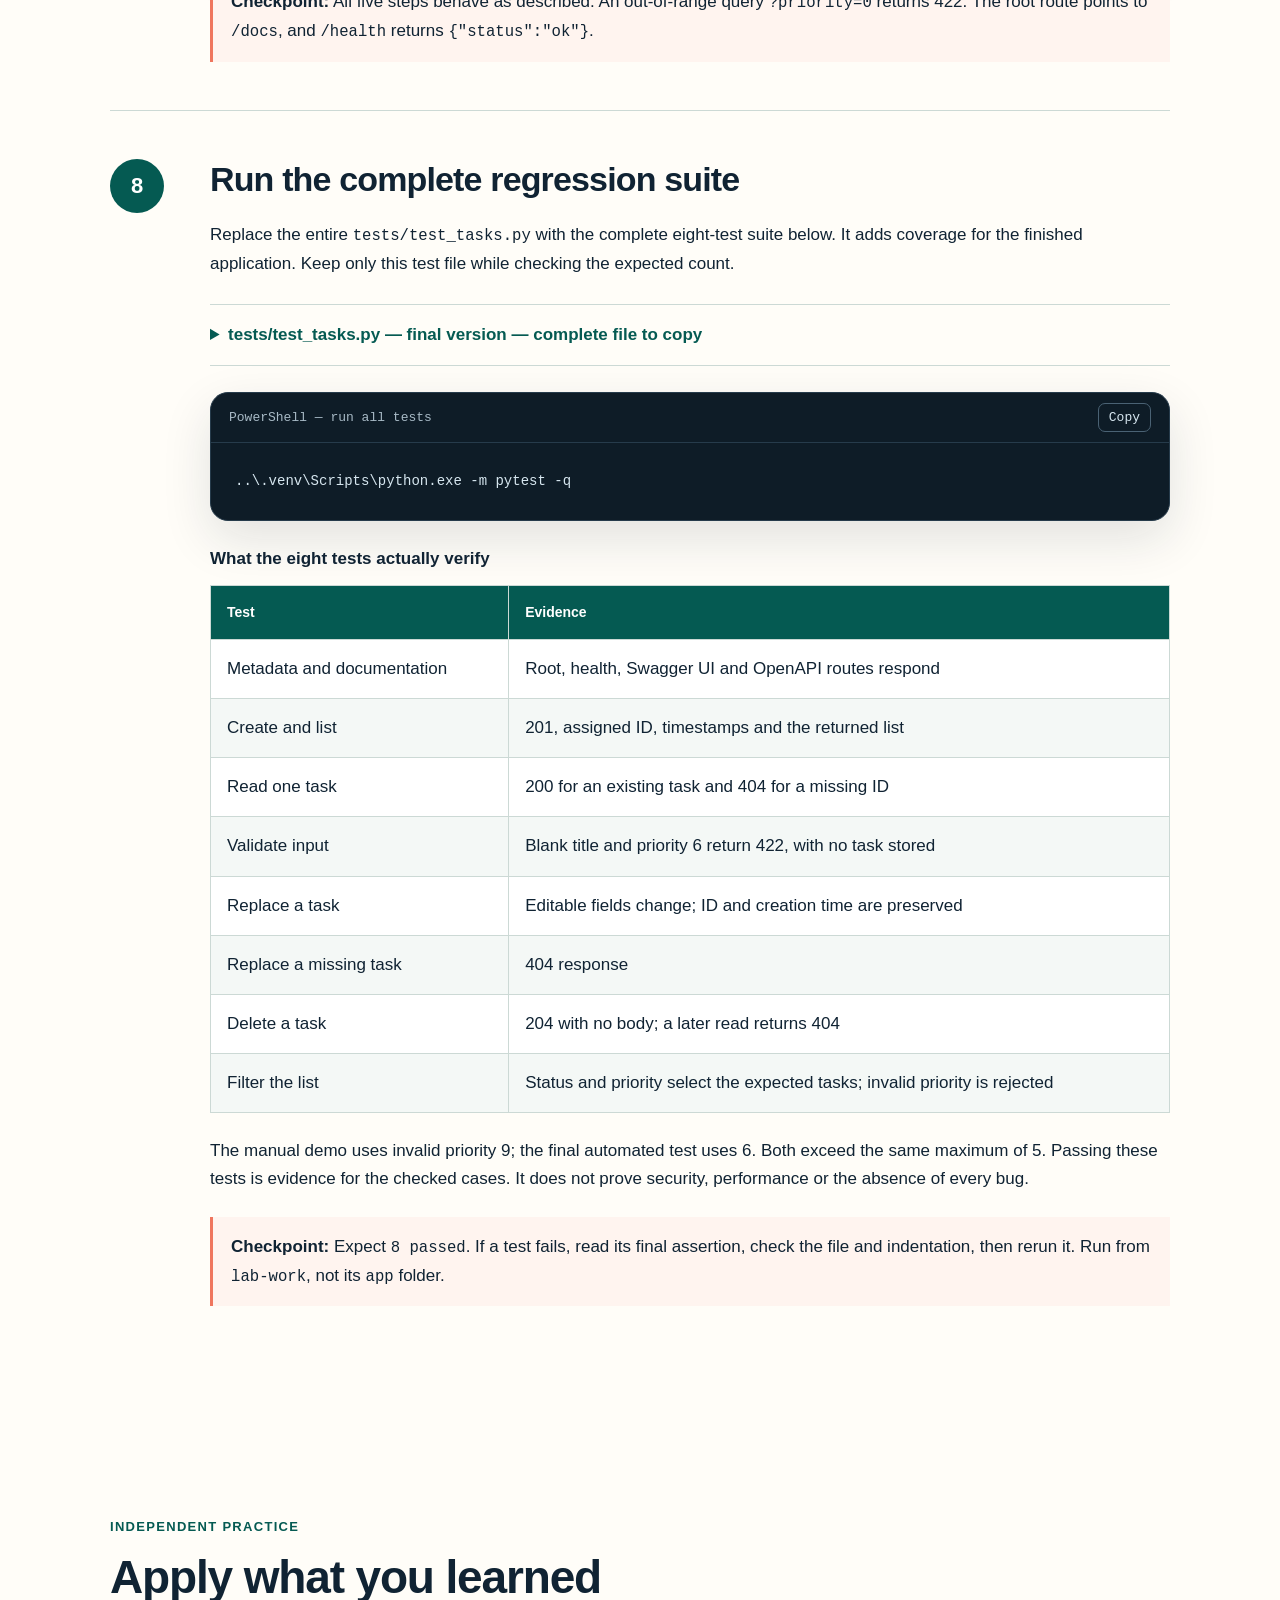
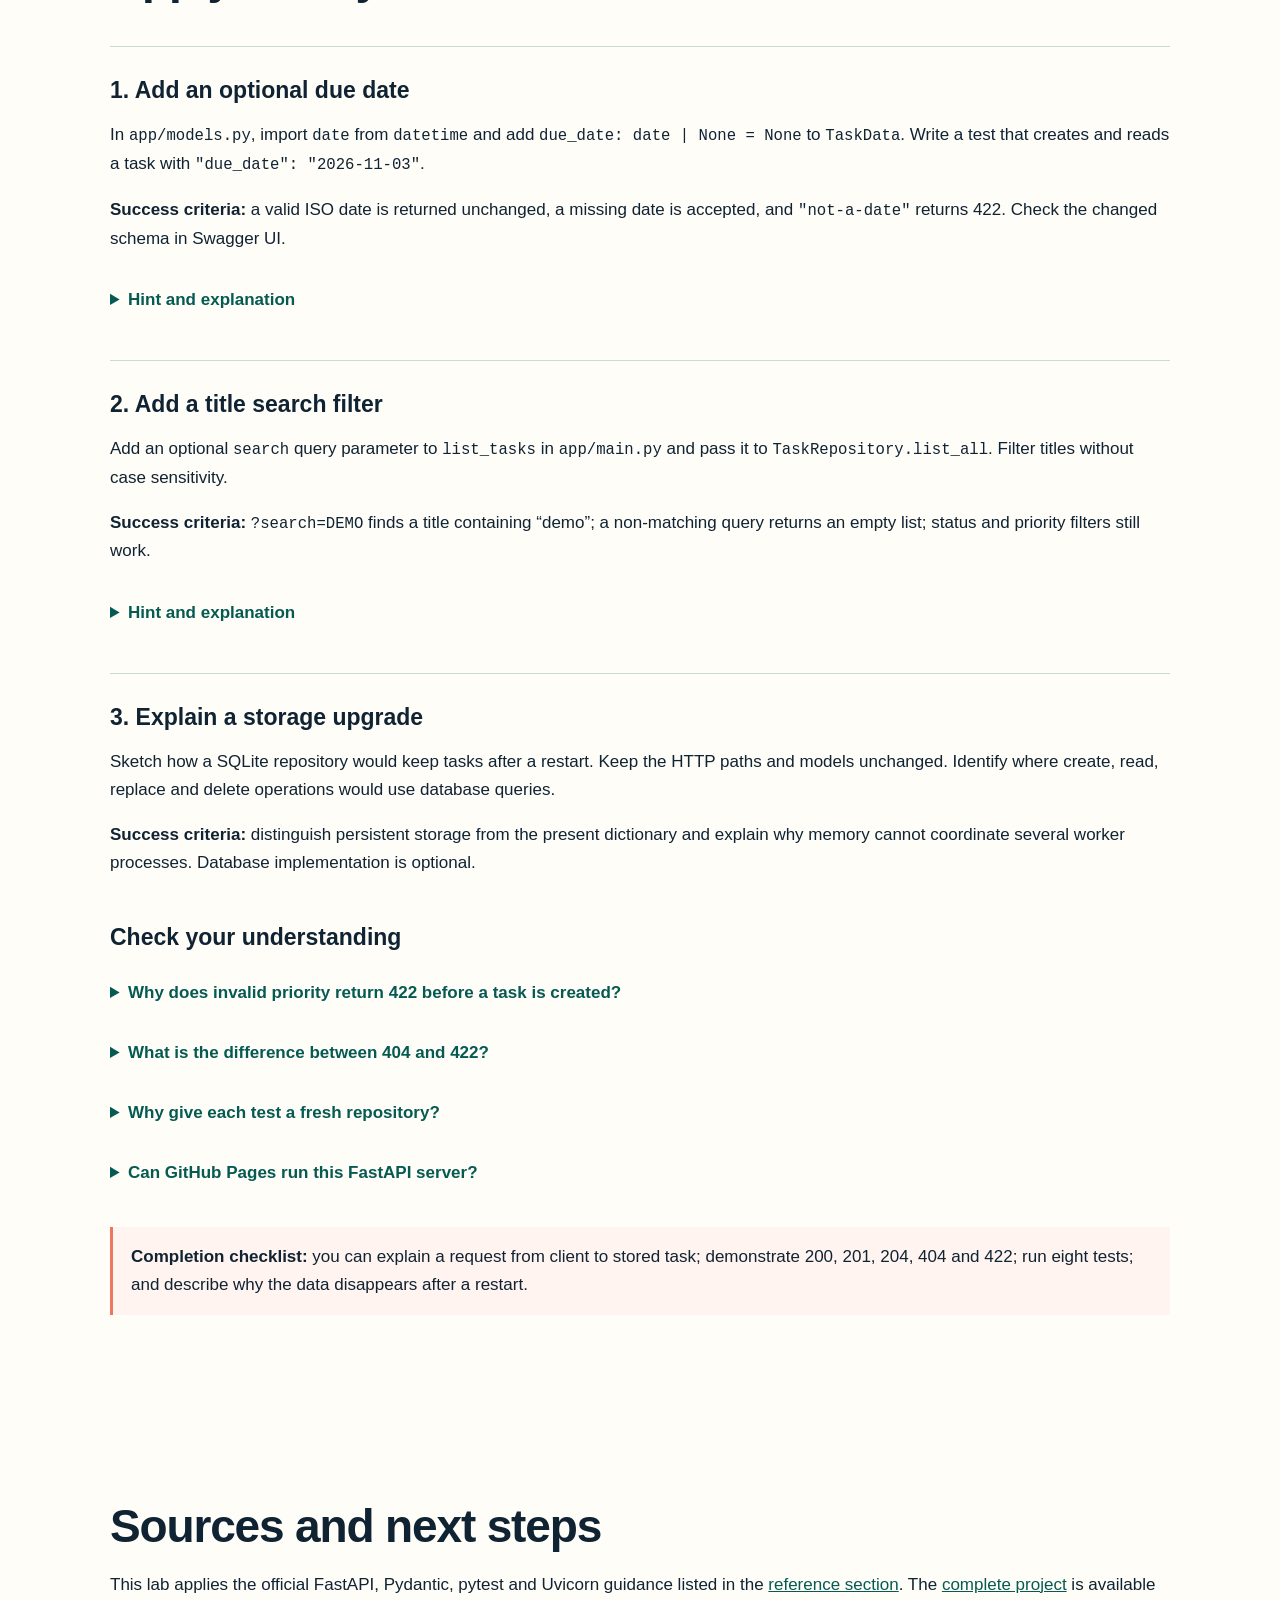
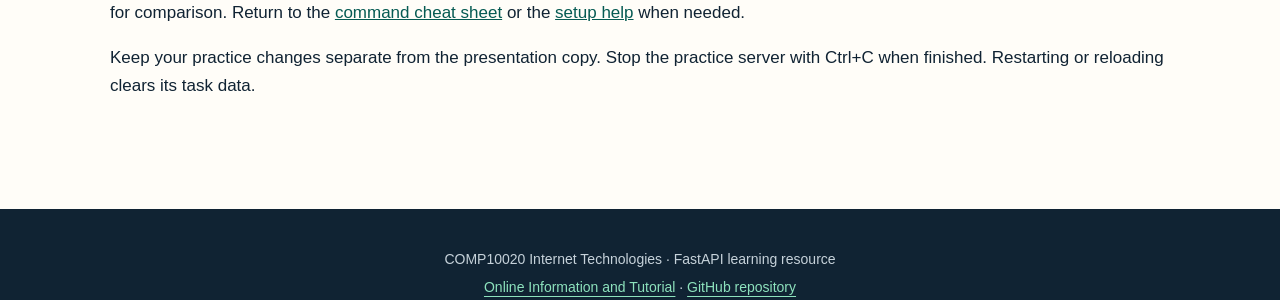
<file: docs/build.html>
<!doctype html>
<html lang="en"><head><meta charset="utf-8"><meta name="viewport" content="width=device-width, initial-scale=1"><meta name="description" content="Build the FastAPI Task Manager step by step, with complete Python files, checkpoints and eight automated tests."><title>Build the API step by step | FastAPI Task Manager</title><link rel="stylesheet" href="styles.css"><script src="app.js" defer></script></head>
<body><a class="skip-link" href="#main-content">Skip to main content</a><header class="site-header"><nav class="nav-shell" aria-label="Main navigation"><a class="brand" href="index.html"><span class="brand-mark" aria-hidden="true">FA</span><span>FastAPI Task Manager</span></a><button class="menu-button" type="button" aria-expanded="false" aria-controls="primary-links">Menu</button><div class="nav-links" id="primary-links"><a href="index.html#overview">Topic notes</a><a href="index.html#tutorial">Run the example</a><a href="#build-1">Build the API</a><a href="#practice">Exercises</a><a href="index.html#references">References</a></div></nav></header>
<main id="main-content"><section class="section-shell section-intro"><p class="section-label">Part 2 · Online Tutorial</p><h1>Build the API step by step</h1><p>Develop a working Task Manager from data models to tested HTTP routes. Each stage names the file to edit, explains the change and gives a result to check.</p><div class="outcomes"><h2>What you will learn</h2><ul><li>Turn typed fields into validated JSON requests.</li><li>Separate storage code from HTTP route functions.</li><li>Implement CRUD with useful status codes and filters.</li><li>Write automated tests for successful and rejected requests.</li></ul><p><strong>Two ways to learn:</strong> <a href="index.html#tutorial">run the finished example in 40–50 minutes</a>, or complete this 75–100 minute development lab. Both use the same final application and tests.</p></div></section>
<nav class="section-shell lab-contents" aria-label="Lab contents"><strong>Jump to a step</strong><ol><li><a href="#build-1">Workspace</a></li><li><a href="#build-2">Model</a></li><li><a href="#build-3">Repository</a></li><li><a href="#build-4">GET and POST</a></li><li><a href="#build-5">Validation</a></li><li><a href="#build-6">First tests</a></li><li><a href="#build-7">Full CRUD</a></li><li><a href="#build-8">Eight tests</a></li></ol></nav><section class="section-shell tutorial-steps" aria-label="Development lab steps"><article class="tutorial-step" id="build-1"><div class="step-number">1</div><div class="step-content"><h2>Prepare your workspace</h2><p>Allow 75–100 minutes. You need basic Python functions, dictionaries and classes, Python 3.12 or later, and VS Code. Install the pinned dependencies using <a href="index.html#step-2">the setup instructions</a>. Start in the repository root, <code>fastapi-cw1</code>.</p>
<p>Create a separate practice folder so the presentation application remains available. Enter these commands once. If <code>lab-work</code> already contains your work, reuse it instead of replacing your files.</p><div class="code-block"><div class="code-block-header"><span>PowerShell — from fastapi-cw1</span><button type="button" class="copy-button" aria-label="Copy PowerShell — from fastapi-cw1">Copy</button></div><pre><code>New-Item -ItemType Directory -Force lab-work\app, lab-work\tests
New-Item -ItemType File lab-work\app\__init__.py
cd lab-work</code></pre></div><p>Create the following files in VS Code as you reach each step. All commands below run inside <code>lab-work</code>. The existing <code>.venv</code> stays one folder above it. Spaces at the start of Python lines matter.</p><div class="code-block"><div class="code-block-header"><span>Folder structure</span><button type="button" class="copy-button" aria-label="Copy Folder structure">Copy</button></div><pre><code>fastapi-cw1/
  .venv/
  requirements-dev.txt
  lab-work/
    app/
      __init__.py
      models.py
      repository.py
      main.py
    tests/
      test_tasks.py</code></pre></div><div class="checkpoint"><strong>Checkpoint:</strong> Run <code>..\.venv\Scripts\python.exe --version</code>. Python should print its version.</div></div></article><article class="tutorial-step" id="build-2"><div class="step-number">2</div><div class="step-content"><h2>Define the data model</h2><p>Create <code>app/models.py</code>. A request model describes what the client may send. A response model also includes values generated by the server. This is the API contract. <a href="index.html#references">[1, 5]</a></p>
<div class="table-wrap"><table><caption>Fields in a task</caption><thead><tr><th>Field</th><th>Rule</th><th>Reason</th></tr></thead><tbody>
<tr><td><code>title</code></td><td>Required string, 1–120 characters; whitespace-only text is rejected</td><td>A task needs a visible name</td></tr>
<tr><td><code>description</code></td><td>Optional string, at most 500 characters; default <code>null</code></td><td>Extra detail is optional</td></tr>
<tr><td><code>status</code></td><td><code>todo</code>, <code>in_progress</code> or <code>done</code>; default <code>todo</code></td><td>Keep workflow values consistent</td></tr>
<tr><td><code>priority</code></td><td>Integer from 1 to 5; default 3</td><td>Reject values outside the agreed scale</td></tr>
<tr><td><code>id</code>, <code>created_at</code>, <code>updated_at</code></td><td>Generated by the repository</td><td>Identify the record and track changes</td></tr></tbody></table></div>
<p>The central constraint is short:</p><div class="code-block"><div class="code-block-header"><span>Priority field</span><button type="button" class="copy-button" aria-label="Copy Priority field">Copy</button></div><pre><code>priority: int = Field(default=3, ge=1, le=5)</code></pre></div><p><code>ge</code> means “greater than or equal to”; <code>le</code> means “less than or equal to”. A type hint alone does not validate an ordinary Python variable. FastAPI uses the Pydantic model to validate incoming API data. <code>field_validator</code> adds the rule that a title cannot contain only spaces.</p>
<p>Copy the complete model below, including the imports. <code>TaskCreate</code> and <code>TaskReplace</code> share the input fields. <code>TaskRead</code> adds the server-generated fields. The two small metadata models are used in Step 7.</p><details class="full-source"><summary>app/models.py — complete file to copy</summary><div class="code-block"><div class="code-block-header"><span>app/models.py</span><button type="button" class="copy-button" aria-label="Copy app/models.py">Copy</button></div><pre><code id="source-models">&quot;&quot;&quot;Pydantic models used by the Task Manager API.&quot;&quot;&quot;

from datetime import datetime
from enum import Enum

from pydantic import BaseModel, Field, field_validator


class TaskStatus(str, Enum):
    &quot;&quot;&quot;Allowed workflow states for a task.&quot;&quot;&quot;

    TODO = &quot;todo&quot;
    IN_PROGRESS = &quot;in_progress&quot;
    DONE = &quot;done&quot;


class TaskData(BaseModel):
    &quot;&quot;&quot;Fields supplied by a client when creating or replacing a task.&quot;&quot;&quot;

    title: str = Field(
        min_length=1,
        max_length=120,
        examples=[&quot;Prepare the FastAPI demo&quot;],
    )
    description: str | None = Field(
        default=None,
        max_length=500,
        examples=[&quot;Test every endpoint before the group presentation.&quot;],
    )
    status: TaskStatus = Field(default=TaskStatus.TODO)
    priority: int = Field(default=3, ge=1, le=5)

    @field_validator(&quot;title&quot;)
    @classmethod
    def title_must_contain_text(cls, value: str) -&gt; str:
        &quot;&quot;&quot;Trim the title and reject values made only of whitespace.&quot;&quot;&quot;

        cleaned = value.strip()
        if not cleaned:
            raise ValueError(&quot;title must contain at least one visible character&quot;)
        return cleaned

    @field_validator(&quot;description&quot;)
    @classmethod
    def normalise_description(cls, value: str | None) -&gt; str | None:
        &quot;&quot;&quot;Trim an optional description and store an empty value as null.&quot;&quot;&quot;

        if value is None:
            return None
        cleaned = value.strip()
        return cleaned or None


class TaskCreate(TaskData):
    &quot;&quot;&quot;Request body for POST /tasks.&quot;&quot;&quot;


class TaskReplace(TaskData):
    &quot;&quot;&quot;Request body for PUT /tasks/{task_id}.&quot;&quot;&quot;


class TaskRead(TaskData):
    &quot;&quot;&quot;Task representation returned to API clients.&quot;&quot;&quot;

    id: int
    created_at: datetime
    updated_at: datetime


class ApiMessage(BaseModel):
    &quot;&quot;&quot;Small response model used for API metadata.&quot;&quot;&quot;

    message: str
    docs_url: str
    redoc_url: str


class HealthResponse(BaseModel):
    &quot;&quot;&quot;Response model for the health endpoint.&quot;&quot;&quot;

    status: str</code></pre></div></details><div class="code-block"><div class="code-block-header"><span>PowerShell — check the model</span><button type="button" class="copy-button" aria-label="Copy PowerShell — check the model">Copy</button></div><pre><code>..\.venv\Scripts\python.exe -c &quot;from app.models import TaskCreate; print(TaskCreate(title=&#x27;Rehearse&#x27;, priority=5).model_dump(mode=&#x27;json&#x27;))&quot;</code></pre></div><div class="checkpoint"><strong>Checkpoint:</strong> The output contains title <code>Rehearse</code>, description <code>None</code>, status <code>todo</code> and priority <code>5</code>. Change 5 to 9 to see a local <code>ValidationError</code>. This is not yet an HTTP request.</div></div></article><article class="tutorial-step" id="build-3"><div class="step-number">3</div><div class="step-content"><h2>Store tasks in a repository</h2><p>Create <code>app/repository.py</code>. A repository is a Python class that stores and retrieves records. It keeps storage work outside the route functions. In this project, a dictionary stores each task under its ID.</p>
<ol><li><code>create</code> combines the validated fields with a new ID and UTC timestamps.</li><li><code>list_all</code> returns tasks in ID order, optionally filtered by status and priority.</li><li><code>get</code>, <code>replace</code> and <code>delete</code> raise <code>TaskNotFoundError</code> when a task does not exist.</li></ol>
<p><code>_next_id</code> increases after each creation. Deleting a task does not reuse its ID. <code>model_copy(deep=True)</code> prevents a caller from directly changing the stored object. The lock protects operations within one process; it does not share data between server processes.</p><details class="full-source"><summary>app/repository.py — complete file to copy</summary><div class="code-block"><div class="code-block-header"><span>app/repository.py</span><button type="button" class="copy-button" aria-label="Copy app/repository.py">Copy</button></div><pre><code id="source-repository">&quot;&quot;&quot;Thread-safe in-memory storage for the Task Manager API.&quot;&quot;&quot;

from datetime import datetime, timezone
from threading import RLock

from .models import TaskCreate, TaskRead, TaskReplace, TaskStatus


class TaskNotFoundError(LookupError):
    &quot;&quot;&quot;Raised when a task identifier does not exist.&quot;&quot;&quot;


class TaskRepository:
    &quot;&quot;&quot;Store task records in memory for a small teaching example.&quot;&quot;&quot;

    def __init__(self) -&gt; None:
        self._tasks: dict[int, TaskRead] = {}
        self._next_id = 1
        self._lock = RLock()

    def list_all(
        self,
        *,
        status: TaskStatus | None = None,
        priority: int | None = None,
    ) -&gt; list[TaskRead]:
        &quot;&quot;&quot;Return tasks in identifier order with optional filters.&quot;&quot;&quot;

        with self._lock:
            tasks = sorted(self._tasks.values(), key=lambda task: task.id)
            if status is not None:
                tasks = [task for task in tasks if task.status == status]
            if priority is not None:
                tasks = [task for task in tasks if task.priority == priority]
            return [task.model_copy(deep=True) for task in tasks]

    def create(self, data: TaskCreate) -&gt; TaskRead:
        &quot;&quot;&quot;Create and store a new task.&quot;&quot;&quot;

        with self._lock:
            now = _utc_now()
            task = TaskRead(
                id=self._next_id,
                created_at=now,
                updated_at=now,
                **data.model_dump(),
            )
            self._tasks[task.id] = task
            self._next_id += 1
            return task.model_copy(deep=True)

    def get(self, task_id: int) -&gt; TaskRead:
        &quot;&quot;&quot;Return one task or raise TaskNotFoundError.&quot;&quot;&quot;

        with self._lock:
            task = self._tasks.get(task_id)
            if task is None:
                raise TaskNotFoundError(task_id)
            return task.model_copy(deep=True)

    def replace(self, task_id: int, data: TaskReplace) -&gt; TaskRead:
        &quot;&quot;&quot;Replace all editable fields of an existing task.&quot;&quot;&quot;

        with self._lock:
            current = self._tasks.get(task_id)
            if current is None:
                raise TaskNotFoundError(task_id)
            updated = TaskRead(
                id=current.id,
                created_at=current.created_at,
                updated_at=_utc_now(),
                **data.model_dump(),
            )
            self._tasks[task_id] = updated
            return updated.model_copy(deep=True)

    def delete(self, task_id: int) -&gt; None:
        &quot;&quot;&quot;Delete one task or raise TaskNotFoundError.&quot;&quot;&quot;

        with self._lock:
            if task_id not in self._tasks:
                raise TaskNotFoundError(task_id)
            del self._tasks[task_id]


def _utc_now() -&gt; datetime:
    &quot;&quot;&quot;Return a timezone-aware timestamp.&quot;&quot;&quot;

    return datetime.now(timezone.utc)</code></pre></div></details><div class="code-block"><div class="code-block-header"><span>PowerShell — test storage without HTTP</span><button type="button" class="copy-button" aria-label="Copy PowerShell — test storage without HTTP">Copy</button></div><pre><code>..\.venv\Scripts\python.exe -c &quot;from app.models import TaskCreate; from app.repository import TaskRepository; r = TaskRepository(); t = r.create(TaskCreate(title=&#x27;Rehearse&#x27;, priority=5)); print(t.id, len(r.list_all()))&quot;</code></pre></div><div class="checkpoint"><strong>Checkpoint:</strong> The command prints <code>1 1</code>: one new ID and one stored task. Each new process starts empty. This lab deliberately uses memory; a database is an optional extension.</div></div></article><article class="tutorial-step" id="build-4"><div class="step-number">4</div><div class="step-content"><h2>Connect GET and POST routes</h2><p>Create <code>app/main.py</code> using the complete first version below. The factory <code>create_app</code> creates an application with its own repository. This also lets tests start with empty storage. <a href="index.html#references">[2, 3]</a></p>
<p>The decorator connects an HTTP method and path to a function. <code>data: TaskCreate</code> tells FastAPI to validate the JSON body. <code>response_model</code> describes the returned data. POST explicitly uses <code>201 Created</code>; GET uses <code>200 OK</code>.</p><div class="code-block"><div class="code-block-header"><span>app/main.py — first version</span><button type="button" class="copy-button" aria-label="Copy app/main.py — first version">Copy</button></div><pre><code id="source-main-initial">from fastapi import FastAPI, status

from .models import TaskCreate, TaskRead
from .repository import TaskRepository


def create_app(repository: TaskRepository | None = None) -&gt; FastAPI:
    task_repository = repository or TaskRepository()
    application = FastAPI(title=&quot;FastAPI Task Manager&quot;)

    @application.get(&quot;/tasks&quot;, response_model=list[TaskRead])
    def list_tasks() -&gt; list[TaskRead]:
        return task_repository.list_all()

    @application.post(
        &quot;/tasks&quot;,
        response_model=TaskRead,
        status_code=status.HTTP_201_CREATED,
    )
    def create_task(data: TaskCreate) -&gt; TaskRead:
        return task_repository.create(data)

    return application


app = create_app()</code></pre></div><div class="code-block"><div class="code-block-header"><span>PowerShell — start the practice API</span><button type="button" class="copy-button" aria-label="Copy PowerShell — start the practice API">Copy</button></div><pre><code>..\.venv\Scripts\python.exe -m uvicorn app.main:app --reload --port 8001</code></pre></div><p>Port 8001 keeps the practice API separate from the classroom demo on port 8000. Leave this terminal open. Visit <a href="http://127.0.0.1:8001/docs">http://127.0.0.1:8001/docs</a>. The GitHub Pages site serves instructions only; this API runs on your own computer.</p><div class="checkpoint"><strong>Checkpoint:</strong> Swagger UI shows <code>GET /tasks</code> and <code>POST /tasks</code>. Execute GET with <strong>Try it out → Execute</strong>. A fresh app returns status <code>200</code> and <code>[]</code>.</div></div></article><article class="tutorial-step" id="build-5"><div class="step-number">5</div><div class="step-content"><h2>Trace a valid and invalid request</h2><p>In Swagger UI, open <code>POST /tasks</code>, choose <strong>Try it out</strong>, replace the body below and select <strong>Execute</strong> once.</p><div class="code-block"><div class="code-block-header"><span>Valid JSON request</span><button type="button" class="copy-button" aria-label="Copy Valid JSON request">Copy</button></div><pre><code>{
  &quot;title&quot;: &quot;Rehearse the demo&quot;,
  &quot;status&quot;: &quot;todo&quot;,
  &quot;priority&quot;: 5
}</code></pre></div><p>Under <strong>Server response</strong>, expect <code>201</code>. The body contains your title and priority, plus <code>description: null</code>, an ID and timestamps. The first ID is 1 only in a fresh repository. Repeating POST creates another task; it does not update the old task.</p>
<ol class="request-flow"><li><strong>POST /tasks</strong><span>The client sends JSON.</span></li><li><strong>Pydantic</strong><span>Priority 5 passes the model rules.</span></li><li><strong>Route</strong><span>The function receives TaskCreate.</span></li><li><strong>Repository</strong><span>A task and ID are stored.</span></li><li><strong>201 + JSON</strong><span>FastAPI sends the task back.</span></li></ol>
<p>Change only <code>priority</code> to <code>9</code> and execute again. Expect <code>422</code>. The error includes <code>loc: ["body", "priority"]</code> and a maximum-value constraint of 5. Exact error text can vary with the installed Pydantic version. The route does not create the invalid task.</p><div class="checkpoint"><strong>Checkpoint:</strong> Execute GET again. The valid task appears; the rejected request adds nothing. Also try <code>title: "   "</code> or <code>status: "finished"</code>: each should return 422.</div></div></article><article class="tutorial-step" id="build-6"><div class="step-number">6</div><div class="step-content"><h2>Write two automated tests</h2><p>Create <code>tests/test_tasks.py</code>. These tests check results, not just whether a request ran. The fixture supplies a new repository for each test, so the rejection test starts with no tasks. TestClient sends requests directly to the app and does not need Uvicorn or an open port. <a href="index.html#references">[3, 7]</a></p><div class="code-block"><div class="code-block-header"><span>tests/test_tasks.py — first version</span><button type="button" class="copy-button" aria-label="Copy tests/test_tasks.py — first version">Copy</button></div><pre><code id="source-tests-initial">import pytest
from fastapi.testclient import TestClient

from app.main import create_app
from app.repository import TaskRepository


@pytest.fixture
def client():
    with TestClient(create_app(TaskRepository())) as test_client:
        yield test_client


def test_create_and_list(client):
    response = client.post(&quot;/tasks&quot;, json={&quot;title&quot;: &quot;Rehearse&quot;, &quot;priority&quot;: 5})
    assert response.status_code == 201
    created = response.json()
    assert created[&quot;id&quot;] == 1
    assert created[&quot;title&quot;] == &quot;Rehearse&quot;
    assert client.get(&quot;/tasks&quot;).json() == [created]


def test_reject_invalid_priority(client):
    response = client.post(&quot;/tasks&quot;, json={&quot;title&quot;: &quot;Rehearse&quot;, &quot;priority&quot;: 9})
    assert response.status_code == 422
    assert client.get(&quot;/tasks&quot;).json() == []</code></pre></div><p>Open a second terminal in <code>lab-work</code>. Keep the server terminal available for manual requests.</p><div class="code-block"><div class="code-block-header"><span>PowerShell — run the first tests</span><button type="button" class="copy-button" aria-label="Copy PowerShell — run the first tests">Copy</button></div><pre><code>..\.venv\Scripts\python.exe -m pytest -q</code></pre></div><div class="checkpoint"><strong>Checkpoint:</strong> Expect <code>2 passed</code>. The first test checks creation and the stored result. The second checks 422 and verifies that invalid data was not stored. The elapsed time varies.</div></div></article><article class="tutorial-step" id="build-7"><div class="step-number">7</div><div class="step-content"><h2>Complete CRUD and filtering</h2><p>Now replace the entire contents of <code>app/main.py</code> with the full version below. Do not append it to the first version. Keep the model and repository from Steps 2–3. This completes the same routes used by the presentation application.</p>
<div class="table-wrap"><table><caption>New behaviours to inspect</caption><thead><tr><th>Code</th><th>Behaviour</th><th>Check</th></tr></thead><tbody>
<tr><td><code>Path(gt=0)</code></td><td>Requires a positive task ID</td><td>ID 0 returns 422</td></tr>
<tr><td><code>_not_found(task_id)</code></td><td>Converts a missing stored record into an HTTP error</td><td>A missing positive ID returns 404</td></tr>
<tr><td><code>TaskReplace</code></td><td>Replaces editable fields; this is PUT, not PATCH</td><td>ID and creation time stay the same</td></tr>
<tr><td><code>Response(status_code=204)</code></td><td>Returns an empty successful delete response</td><td>No JSON body after delete</td></tr>
<tr><td><code>Query(alias="status")</code></td><td>Exposes the filter as <code>?status=done</code></td><td>Only matching tasks appear</td></tr></tbody></table></div>
<p>For PUT, send all fields whose values you want to keep. Omitted optional fields take their defaults, so an omitted description becomes <code>null</code>. <code>Query(ge=1, le=5)</code> applies the same priority range to a query filter.</p><details class="full-source"><summary>app/main.py — final version — complete file to copy</summary><div class="code-block"><div class="code-block-header"><span>app/main.py — final version</span><button type="button" class="copy-button" aria-label="Copy app/main.py — final version">Copy</button></div><pre><code id="source-main-final">&quot;&quot;&quot;Application factory and HTTP routes for the Task Manager API.&quot;&quot;&quot;

from typing import Annotated

from fastapi import FastAPI, HTTPException, Path, Query, Response, status

from .models import (
    ApiMessage,
    HealthResponse,
    TaskCreate,
    TaskRead,
    TaskReplace,
    TaskStatus,
)
from .repository import TaskNotFoundError, TaskRepository


def create_app(repository: TaskRepository | None = None) -&gt; FastAPI:
    &quot;&quot;&quot;Create an application with an injectable task repository.&quot;&quot;&quot;

    task_repository = repository or TaskRepository()
    application = FastAPI(
        title=&quot;FastAPI Task Manager&quot;,
        summary=&quot;A small REST API for managing presentation tasks.&quot;,
        description=(
            &quot;A teaching example that demonstrates CRUD routes, Pydantic validation, &quot;
            &quot;query parameters, HTTP status codes, and generated OpenAPI documentation.&quot;
        ),
        version=&quot;1.0.0&quot;,
        contact={&quot;name&quot;: &quot;COMP10020 FastAPI Group&quot;},
        license_info={&quot;name&quot;: &quot;MIT&quot;},
        openapi_tags=[
            {&quot;name&quot;: &quot;meta&quot;, &quot;description&quot;: &quot;API information and service health.&quot;},
            {&quot;name&quot;: &quot;tasks&quot;, &quot;description&quot;: &quot;Create, read, replace, and delete tasks.&quot;},
        ],
    )

    @application.get(&quot;/&quot;, response_model=ApiMessage, tags=[&quot;meta&quot;])
    def read_root() -&gt; ApiMessage:
        &quot;&quot;&quot;Point new users to the generated API documentation.&quot;&quot;&quot;

        return ApiMessage(
            message=&quot;FastAPI Task Manager is running.&quot;,
            docs_url=&quot;/docs&quot;,
            redoc_url=&quot;/redoc&quot;,
        )

    @application.get(&quot;/health&quot;, response_model=HealthResponse, tags=[&quot;meta&quot;])
    def read_health() -&gt; HealthResponse:
        &quot;&quot;&quot;Provide a simple health check for clients and hosting platforms.&quot;&quot;&quot;

        return HealthResponse(status=&quot;ok&quot;)

    @application.get(&quot;/tasks&quot;, response_model=list[TaskRead], tags=[&quot;tasks&quot;])
    def list_tasks(
        task_status: Annotated[
            TaskStatus | None,
            Query(alias=&quot;status&quot;, description=&quot;Return only tasks in this workflow state.&quot;),
        ] = None,
        priority: Annotated[
            int | None,
            Query(ge=1, le=5, description=&quot;Return only tasks with this priority.&quot;),
        ] = None,
    ) -&gt; list[TaskRead]:
        &quot;&quot;&quot;List tasks, optionally filtering by status and priority.&quot;&quot;&quot;

        return task_repository.list_all(status=task_status, priority=priority)

    @application.post(
        &quot;/tasks&quot;,
        response_model=TaskRead,
        status_code=status.HTTP_201_CREATED,
        tags=[&quot;tasks&quot;],
    )
    def create_task(data: TaskCreate) -&gt; TaskRead:
        &quot;&quot;&quot;Create a task after Pydantic validates the request body.&quot;&quot;&quot;

        return task_repository.create(data)

    @application.get(&quot;/tasks/{task_id}&quot;, response_model=TaskRead, tags=[&quot;tasks&quot;])
    def read_task(
        task_id: Annotated[int, Path(gt=0, description=&quot;Numeric task identifier.&quot;)],
    ) -&gt; TaskRead:
        &quot;&quot;&quot;Return one task by identifier.&quot;&quot;&quot;

        try:
            return task_repository.get(task_id)
        except TaskNotFoundError as error:
            raise _not_found(task_id) from error

    @application.put(&quot;/tasks/{task_id}&quot;, response_model=TaskRead, tags=[&quot;tasks&quot;])
    def replace_task(
        task_id: Annotated[int, Path(gt=0, description=&quot;Numeric task identifier.&quot;)],
        data: TaskReplace,
    ) -&gt; TaskRead:
        &quot;&quot;&quot;Replace all editable fields of a task.&quot;&quot;&quot;

        try:
            return task_repository.replace(task_id, data)
        except TaskNotFoundError as error:
            raise _not_found(task_id) from error

    @application.delete(
        &quot;/tasks/{task_id}&quot;,
        status_code=status.HTTP_204_NO_CONTENT,
        response_class=Response,
        tags=[&quot;tasks&quot;],
    )
    def delete_task(
        task_id: Annotated[int, Path(gt=0, description=&quot;Numeric task identifier.&quot;)],
    ) -&gt; Response:
        &quot;&quot;&quot;Delete a task and return an empty 204 response.&quot;&quot;&quot;

        try:
            task_repository.delete(task_id)
        except TaskNotFoundError as error:
            raise _not_found(task_id) from error
        return Response(status_code=status.HTTP_204_NO_CONTENT)

    return application


def _not_found(task_id: int) -&gt; HTTPException:
    &quot;&quot;&quot;Build the consistent 404 response used by task endpoints.&quot;&quot;&quot;

    return HTTPException(
        status_code=status.HTTP_404_NOT_FOUND,
        detail=f&quot;Task {task_id} was not found.&quot;,
    )


app = create_app()</code></pre></div></details><p>Save the file. Uvicorn reloads it and the memory store becomes empty. Refresh <code>/docs</code>, create one task again and note its new ID. Use this ID for the remaining steps.</p>
<ol><li><strong>GET /tasks/{task_id}:</strong> expect 200 and the created task.</li><li><strong>PUT /tasks/{task_id}:</strong> send the body below, expect 200 and <code>status: "done"</code>.</li><li><strong>GET /tasks:</strong> set the status filter to <code>done</code> and priority to <code>5</code>. Expect the updated task.</li><li><strong>DELETE /tasks/{task_id}:</strong> expect 204 and an empty response body.</li><li><strong>GET the deleted ID:</strong> expect 404 with a <code>detail</code> message.</li></ol><div class="code-block"><div class="code-block-header"><span>PUT request body</span><button type="button" class="copy-button" aria-label="Copy PUT request body">Copy</button></div><pre><code>{
  &quot;title&quot;: &quot;Rehearse the demo&quot;,
  &quot;description&quot;: &quot;Practice completed&quot;,
  &quot;status&quot;: &quot;done&quot;,
  &quot;priority&quot;: 5
}</code></pre></div><div class="checkpoint"><strong>Checkpoint:</strong> All five steps behave as described. An out-of-range query <code>?priority=0</code> returns 422. The root route points to <code>/docs</code>, and <code>/health</code> returns <code>{"status":"ok"}</code>.</div></div></article><article class="tutorial-step" id="build-8"><div class="step-number">8</div><div class="step-content"><h2>Run the complete regression suite</h2><p>Replace the entire <code>tests/test_tasks.py</code> with the complete eight-test suite below. It adds coverage for the finished application. Keep only this test file while checking the expected count.</p><details class="full-source"><summary>tests/test_tasks.py — final version — complete file to copy</summary><div class="code-block"><div class="code-block-header"><span>tests/test_tasks.py — final version</span><button type="button" class="copy-button" aria-label="Copy tests/test_tasks.py — final version">Copy</button></div><pre><code id="source-tests-final">&quot;&quot;&quot;Automated API tests for the FastAPI Task Manager.&quot;&quot;&quot;

import pytest
from fastapi.testclient import TestClient

from app.main import create_app
from app.repository import TaskRepository


@pytest.fixture
def client() -&gt; TestClient:
    &quot;&quot;&quot;Give each test a new application and empty in-memory repository.&quot;&quot;&quot;

    with TestClient(create_app(TaskRepository())) as test_client:
        yield test_client


def create_sample_task(client: TestClient, **overrides: object) -&gt; dict[str, object]:
    &quot;&quot;&quot;Create one valid task and return its JSON response.&quot;&quot;&quot;

    payload: dict[str, object] = {
        &quot;title&quot;: &quot;Prepare the FastAPI demo&quot;,
        &quot;description&quot;: &quot;Test the API before class.&quot;,
        &quot;status&quot;: &quot;todo&quot;,
        &quot;priority&quot;: 4,
    }
    payload.update(overrides)
    response = client.post(&quot;/tasks&quot;, json=payload)
    assert response.status_code == 201
    return response.json()


def test_root_health_and_generated_documentation(client: TestClient) -&gt; None:
    root = client.get(&quot;/&quot;)
    health = client.get(&quot;/health&quot;)
    docs = client.get(&quot;/docs&quot;)
    schema = client.get(&quot;/openapi.json&quot;)

    assert root.status_code == 200
    assert root.json()[&quot;docs_url&quot;] == &quot;/docs&quot;
    assert health.json() == {&quot;status&quot;: &quot;ok&quot;}
    assert docs.status_code == 200
    assert &quot;swagger-ui&quot; in docs.text.lower()
    assert schema.status_code == 200
    assert &quot;/tasks&quot; in schema.json()[&quot;paths&quot;]
    assert &quot;/tasks/{task_id}&quot; in schema.json()[&quot;paths&quot;]


def test_create_and_list_tasks(client: TestClient) -&gt; None:
    created = create_sample_task(client)

    assert created[&quot;id&quot;] == 1
    assert created[&quot;title&quot;] == &quot;Prepare the FastAPI demo&quot;
    assert created[&quot;created_at&quot;] == created[&quot;updated_at&quot;]

    response = client.get(&quot;/tasks&quot;)
    assert response.status_code == 200
    assert response.json() == [created]


def test_get_one_task_and_missing_task(client: TestClient) -&gt; None:
    created = create_sample_task(client)

    found = client.get(f&quot;/tasks/{created[&#x27;id&#x27;]}&quot;)
    missing = client.get(&quot;/tasks/999&quot;)

    assert found.status_code == 200
    assert found.json() == created
    assert missing.status_code == 404
    assert missing.json() == {&quot;detail&quot;: &quot;Task 999 was not found.&quot;}


def test_validation_rejects_blank_title_and_invalid_priority(client: TestClient) -&gt; None:
    blank_title = client.post(
        &quot;/tasks&quot;,
        json={&quot;title&quot;: &quot;   &quot;, &quot;priority&quot;: 3},
    )
    invalid_priority = client.post(
        &quot;/tasks&quot;,
        json={&quot;title&quot;: &quot;Valid title&quot;, &quot;priority&quot;: 6},
    )

    assert blank_title.status_code == 422
    assert invalid_priority.status_code == 422
    assert client.get(&quot;/tasks&quot;).json() == []


def test_replace_task_preserves_identity_and_created_time(client: TestClient) -&gt; None:
    created = create_sample_task(client)
    replacement = {
        &quot;title&quot;: &quot;Deliver the FastAPI presentation&quot;,
        &quot;description&quot;: None,
        &quot;status&quot;: &quot;done&quot;,
        &quot;priority&quot;: 5,
    }

    response = client.put(f&quot;/tasks/{created[&#x27;id&#x27;]}&quot;, json=replacement)

    assert response.status_code == 200
    updated = response.json()
    assert updated[&quot;id&quot;] == created[&quot;id&quot;]
    assert updated[&quot;created_at&quot;] == created[&quot;created_at&quot;]
    assert updated[&quot;updated_at&quot;] &gt;= created[&quot;updated_at&quot;]
    assert updated[&quot;title&quot;] == replacement[&quot;title&quot;]
    assert updated[&quot;description&quot;] is None
    assert updated[&quot;status&quot;] == &quot;done&quot;
    assert updated[&quot;priority&quot;] == 5


def test_replace_missing_task_returns_404(client: TestClient) -&gt; None:
    response = client.put(
        &quot;/tasks/100&quot;,
        json={&quot;title&quot;: &quot;Missing&quot;, &quot;status&quot;: &quot;todo&quot;, &quot;priority&quot;: 1},
    )

    assert response.status_code == 404


def test_delete_task_returns_204_and_removes_record(client: TestClient) -&gt; None:
    created = create_sample_task(client)

    deleted = client.delete(f&quot;/tasks/{created[&#x27;id&#x27;]}&quot;)
    missing = client.get(f&quot;/tasks/{created[&#x27;id&#x27;]}&quot;)

    assert deleted.status_code == 204
    assert deleted.content == b&quot;&quot;
    assert missing.status_code == 404


def test_list_filters_by_status_and_priority(client: TestClient) -&gt; None:
    create_sample_task(client, title=&quot;First&quot;, status=&quot;todo&quot;, priority=2)
    second = create_sample_task(client, title=&quot;Second&quot;, status=&quot;done&quot;, priority=5)
    create_sample_task(client, title=&quot;Third&quot;, status=&quot;done&quot;, priority=2)

    done_tasks = client.get(&quot;/tasks&quot;, params={&quot;status&quot;: &quot;done&quot;})
    urgent_done_tasks = client.get(
        &quot;/tasks&quot;,
        params={&quot;status&quot;: &quot;done&quot;, &quot;priority&quot;: 5},
    )
    invalid_filter = client.get(&quot;/tasks&quot;, params={&quot;priority&quot;: 0})

    assert done_tasks.status_code == 200
    assert [task[&quot;title&quot;] for task in done_tasks.json()] == [&quot;Second&quot;, &quot;Third&quot;]
    assert urgent_done_tasks.json() == [second]
    assert invalid_filter.status_code == 422</code></pre></div></details><div class="code-block"><div class="code-block-header"><span>PowerShell — run all tests</span><button type="button" class="copy-button" aria-label="Copy PowerShell — run all tests">Copy</button></div><pre><code>..\.venv\Scripts\python.exe -m pytest -q</code></pre></div><div class="table-wrap"><table><caption>What the eight tests actually verify</caption><thead><tr><th>Test</th><th>Evidence</th></tr></thead><tbody>
<tr><td>Metadata and documentation</td><td>Root, health, Swagger UI and OpenAPI routes respond</td></tr>
<tr><td>Create and list</td><td>201, assigned ID, timestamps and the returned list</td></tr>
<tr><td>Read one task</td><td>200 for an existing task and 404 for a missing ID</td></tr>
<tr><td>Validate input</td><td>Blank title and priority 6 return 422, with no task stored</td></tr>
<tr><td>Replace a task</td><td>Editable fields change; ID and creation time are preserved</td></tr>
<tr><td>Replace a missing task</td><td>404 response</td></tr>
<tr><td>Delete a task</td><td>204 with no body; a later read returns 404</td></tr>
<tr><td>Filter the list</td><td>Status and priority select the expected tasks; invalid priority is rejected</td></tr>
</tbody></table></div>
<p>The manual demo uses invalid priority 9; the final automated test uses 6. Both exceed the same maximum of 5. Passing these tests is evidence for the checked cases. It does not prove security, performance or the absence of every bug.</p><div class="checkpoint"><strong>Checkpoint:</strong> Expect <code>8 passed</code>. If a test fails, read its final assertion, check the file and indentation, then rerun it. Run from <code>lab-work</code>, not its <code>app</code> folder.</div></div></article></section>
<section class="section-shell content-section" id="practice"><div class="section-heading"><p class="eyebrow">Independent practice</p><h2>Apply what you learned</h2></div>
<article class="practice-item"><h3>1. Add an optional due date</h3><p>In <code>app/models.py</code>, import <code>date</code> from <code>datetime</code> and add <code>due_date: date | None = None</code> to <code>TaskData</code>. Write a test that creates and reads a task with <code>"due_date": "2026-11-03"</code>.</p><p><strong>Success criteria:</strong> a valid ISO date is returned unchanged, a missing date is accepted, and <code>"not-a-date"</code> returns 422. Check the changed schema in Swagger UI.</p><details><summary>Hint and explanation</summary><p>The request and response models inherit <code>TaskData</code>. The repository already uses <code>model_dump()</code>, so the new field travels with the other data. Assert the JSON value, not a Python date object.</p></details></article>
<article class="practice-item"><h3>2. Add a title search filter</h3><p>Add an optional <code>search</code> query parameter to <code>list_tasks</code> in <code>app/main.py</code> and pass it to <code>TaskRepository.list_all</code>. Filter titles without case sensitivity.</p><p><strong>Success criteria:</strong> <code>?search=DEMO</code> finds a title containing “demo”; a non-matching query returns an empty list; status and priority filters still work.</p><details><summary>Hint and explanation</summary><p>Add <code>search: str | None = None</code> to both function signatures. Pass <code>search=search</code> from the route. Before the repository returns, filter with <code>search.casefold() in task.title.casefold()</code> when a search value is supplied. Write a test with matching and non-matching tasks.</p></details></article>
<article class="practice-item"><h3>3. Explain a storage upgrade</h3><p>Sketch how a SQLite repository would keep tasks after a restart. Keep the HTTP paths and models unchanged. Identify where create, read, replace and delete operations would use database queries.</p><p><strong>Success criteria:</strong> distinguish persistent storage from the present dictionary and explain why memory cannot coordinate several worker processes. Database implementation is optional.</p></article>
<h3>Check your understanding</h3><details class="self-check"><summary>Why does invalid priority return 422 before a task is created?</summary><p>FastAPI asks Pydantic to validate the request against TaskCreate before calling the route. If validation fails, the route does not call the repository.</p></details><details class="self-check"><summary>What is the difference between 404 and 422?</summary><p>404 means a valid positive ID has no stored record. 422 means request data fails the declared rules, such as priority 9 or task ID 0.</p></details><details class="self-check"><summary>Why give each test a fresh repository?</summary><p>Tests must not depend on another test creating or deleting tasks. Fresh storage makes the initial state predictable and keeps tests independent.</p></details><details class="self-check"><summary>Can GitHub Pages run this FastAPI server?</summary><p>No. Pages serves this static HTML, CSS and JavaScript resource. Run the Python API locally with Uvicorn. An API deployment would require a separate server.</p></details>
<div class="checkpoint"><strong>Completion checklist:</strong> you can explain a request from client to stored task; demonstrate 200, 201, 204, 404 and 422; run eight tests; and describe why the data disappears after a restart.</div></section>
<section class="section-shell content-section"><h2>Sources and next steps</h2><p>This lab applies the official FastAPI, Pydantic, pytest and Uvicorn guidance listed in the <a href="index.html#references">reference section</a>. The <a href="https://github.com/tianjianzou123/fastapi-cw1/tree/main/fastapi-project">complete project</a> is available for comparison. Return to the <a href="index.html#cheat-sheet">command cheat sheet</a> or the <a href="index.html#troubleshooting">setup help</a> when needed.</p><p>Keep your practice changes separate from the presentation copy. Stop the practice server with Ctrl+C when finished. Restarting or reloading clears its task data.</p></section></main><footer class="site-footer"><p>COMP10020 Internet Technologies · FastAPI learning resource</p><p><a href="index.html">Online Information and Tutorial</a> · <a href="https://github.com/tianjianzou123/fastapi-cw1">GitHub repository</a></p></footer></body></html>
</file>
<file: docs/styles.css>
:root {
  --ink: #102333;
  --muted: #536876;
  --paper: #fffdf8;
  --surface: #f1f6f4;
  --line: #ccd9d5;
  --teal: #087f72;
  --teal-dark: #055a52;
  --coral: #ef765e;
  --code: #0e1c27;
  --white: #ffffff;
  --shadow: 0 18px 50px rgba(16, 35, 51, 0.12);
  --radius: 18px;
}

* { box-sizing: border-box; }

html {
  scroll-behavior: smooth;
  scroll-padding-top: 92px;
}

body {
  margin: 0;
  overflow-x: hidden;
  color: var(--ink);
  background: var(--paper);
  font-family: Inter, Aptos, "Segoe UI", Arial, sans-serif;
  font-size: 17px;
  line-height: 1.65;
}

a { color: var(--teal-dark); }
a:hover { color: var(--teal); }
code, pre, kbd { font-family: "Cascadia Code", Consolas, monospace; }
code { font-size: 0.92em; }

.skip-link {
  position: fixed;
  top: 10px;
  left: 10px;
  z-index: 100;
  padding: 10px 14px;
  color: var(--white);
  background: var(--ink);
  transform: translateY(-160%);
}
.skip-link:focus { transform: translateY(0); }

.site-header {
  position: sticky;
  top: 0;
  z-index: 20;
  border-bottom: 1px solid rgba(204, 217, 213, 0.8);
  background: rgba(255, 253, 248, 0.94);
  backdrop-filter: blur(14px);
}

.nav-shell {
  width: min(1180px, calc(100% - 40px));
  min-height: 72px;
  margin: 0 auto;
  display: flex;
  align-items: center;
  justify-content: space-between;
  gap: 28px;
}

.brand {
  display: flex;
  align-items: center;
  gap: 11px;
  color: var(--ink);
  font-weight: 750;
  text-decoration: none;
}

.brand-mark {
  display: grid;
  width: 38px;
  height: 38px;
  place-items: center;
  border-radius: 50%;
  color: var(--white);
  background: var(--teal);
  font-size: 13px;
  letter-spacing: 0.05em;
}

.nav-links { display: flex; align-items: center; gap: 22px; }
.nav-links a { color: var(--ink); font-size: 14px; font-weight: 650; text-decoration: none; }
.nav-links a:hover { color: var(--teal); }
.menu-button { display: none; }

.hero {
  width: min(1180px, calc(100% - 40px));
  min-height: 690px;
  margin: 0 auto;
  padding: 92px 0 78px;
  display: grid;
  grid-template-columns: minmax(0, 1fr) minmax(420px, 0.92fr);
  align-items: center;
  gap: 78px;
}

.eyebrow, .section-label, .exercise-level {
  margin: 0 0 12px;
  color: var(--teal-dark);
  font-size: 13px;
  font-weight: 800;
  letter-spacing: 0.1em;
  text-transform: uppercase;
}

h1, h2, h3 { line-height: 1.18; }
h1 { max-width: 720px; margin: 0; font-size: clamp(44px, 5.5vw, 70px); letter-spacing: -0.035em; }
h2 { margin: 0; font-size: clamp(32px, 4vw, 46px); letter-spacing: -0.025em; }
h3 { margin: 0 0 12px; font-size: 23px; }

.hero-summary { max-width: 670px; margin: 26px 0 0; color: var(--muted); font-size: 21px; }
.hero-actions { margin-top: 34px; display: flex; align-items: center; gap: 24px; flex-wrap: wrap; }
.primary-button {
  display: inline-block;
  padding: 13px 21px;
  border-radius: 10px;
  color: var(--white);
  background: var(--teal-dark);
  font-weight: 750;
  text-decoration: none;
  box-shadow: 0 8px 22px rgba(5, 90, 82, 0.22);
}
.primary-button:hover { color: var(--white); background: var(--teal); }
.text-link { font-weight: 750; text-underline-offset: 5px; }

.hero-meta { margin: 50px 0 0; display: flex; gap: 32px; flex-wrap: wrap; }
.hero-meta div { padding-left: 14px; border-left: 2px solid var(--coral); }
.hero-meta dt { color: var(--muted); font-size: 12px; font-weight: 800; letter-spacing: 0.08em; text-transform: uppercase; }
.hero-meta dd { margin: 3px 0 0; font-weight: 750; }

.hero-code, .code-block {
  min-width: 0;
  overflow: hidden;
  border: 1px solid #263b4b;
  border-radius: var(--radius);
  color: #d6e6ef;
  background: var(--code);
  box-shadow: var(--shadow);
}
.hero-code { transform: none; }
.code-window-title, .code-block-header {
  min-height: 48px;
  padding: 10px 18px;
  display: flex;
  align-items: center;
  justify-content: space-between;
  gap: 16px;
  border-bottom: 1px solid #263b4b;
  color: #a8bac6;
  font: 13px/1.2 "Cascadia Code", Consolas, monospace;
}
.status-dot { color: #76d8b6; }
.hero-code pre, .code-block pre { margin: 0; padding: 24px; overflow-x: auto; line-height: 1.7; }
.hero-code code, .code-block code { color: inherit; font-size: 14px; }
.code-keyword, .code-decorator { color: #ff9f8c; }
.code-string { color: #8de2bd; }
.code-function { color: #79c7ff; }

.section-shell { width: min(1060px, calc(100% - 40px)); margin: 0 auto; }
.section-intro { padding: 88px 0 46px; text-align: center; }
.section-intro > p:last-child { max-width: 720px; margin: 22px auto 0; color: var(--muted); font-size: 19px; }
.section-label { color: var(--coral); }
.content-section { padding: 92px 0; }
.section-heading { max-width: 780px; margin-bottom: 42px; }
.two-column, .code-explanation, .comparison, .cheat-grid {
  display: grid;
  grid-template-columns: repeat(2, minmax(0, 1fr));
  gap: 60px;
  align-items: start;
}
.two-column p:first-child { margin-top: 0; }
.fact-list, .cheat-grid dl { margin: 0; }
.fact-list div, .cheat-grid dl div {
  padding: 14px 0;
  display: grid;
  grid-template-columns: 42% 1fr;
  gap: 18px;
  border-bottom: 1px solid var(--line);
}
.fact-list div:first-child, .cheat-grid dl div:first-child { border-top: 1px solid var(--line); }
.fact-list dt, .cheat-grid dt { color: var(--muted); font-weight: 650; }
.fact-list dd, .cheat-grid dd { margin: 0; font-weight: 750; }

.muted-section {
  position: relative;
}
.muted-section::before {
  position: absolute;
  inset: 0 calc(50% - 50vw);
  z-index: -1;
  content: "";
  background: var(--surface);
}

.request-flow { margin: 0; padding: 0; display: grid; grid-template-columns: repeat(5, 1fr); list-style: none; }
.request-flow li { position: relative; padding: 22px 22px 22px 0; border-top: 3px solid var(--teal); }
.request-flow li:not(:last-child)::after { position: absolute; top: -10px; right: 8px; content: ">"; color: var(--coral); font-weight: 900; }
.request-flow strong { display: block; margin-bottom: 8px; }
.request-flow span { display: block; color: var(--muted); font-size: 14px; line-height: 1.5; }
.small-note { margin: 34px 0 0; color: var(--muted); font-size: 14px; }
.wide-copy { max-width: 900px; }

.table-wrap { margin-top: 38px; overflow-x: auto; }
table { width: 100%; border-collapse: collapse; background: var(--white); }
caption { margin-bottom: 12px; text-align: left; font-weight: 800; }
th, td { padding: 15px 16px; border: 1px solid var(--line); text-align: left; vertical-align: middle; }
th { color: var(--white); background: var(--teal-dark); font-size: 14px; }
tbody tr:nth-child(even) { background: #f4f8f6; }

.check-list { padding: 0; list-style: none; }
.check-list li { position: relative; padding: 8px 0 8px 28px; }
.check-list li::before { position: absolute; left: 0; content: "✓"; color: var(--teal); font-weight: 900; }
.copy-button {
  padding: 6px 10px;
  border: 1px solid #4a6274;
  border-radius: 7px;
  color: #d6e6ef;
  background: transparent;
  font: inherit;
  cursor: pointer;
}
.copy-button:hover, .copy-button:focus { border-color: #8de2bd; color: #8de2bd; }

.comparison > div { padding-top: 20px; border-top: 4px solid var(--teal); }
.comparison > div:last-child { border-top-color: var(--coral); }
.comparison ul { margin-bottom: 0; padding-left: 22px; }
.comparison li { margin-bottom: 13px; }

.tutorial-intro { padding-bottom: 72px; }
.outcomes { max-width: 780px; margin: 44px auto 0; padding: 28px 32px; border-left: 4px solid var(--teal); background: var(--surface); text-align: left; }
.outcomes ul { margin-bottom: 0; }

.tutorial-steps { padding-bottom: 70px; }
.tutorial-step { padding: 48px 0; display: grid; grid-template-columns: 70px minmax(0, 1fr); gap: 30px; border-top: 1px solid var(--line); }
.step-content { min-width: 0; }
.step-number { display: grid; width: 54px; height: 54px; place-items: center; border-radius: 50%; color: var(--white); background: var(--teal-dark); font-size: 22px; font-weight: 850; }
.step-content > p:first-of-type { margin-top: 0; }
.step-content .code-block { margin: 22px 0; }
.checkpoint { margin-top: 24px; padding: 16px 18px; border-left: 3px solid var(--coral); background: #fff4ef; }
.response-example { padding: 16px 20px; border-radius: 10px; color: #d6e6ef; background: var(--code); }
kbd { padding: 2px 6px; border: 1px solid #a7b5bd; border-bottom-width: 3px; border-radius: 5px; background: var(--white); font-size: 0.82em; }

.exercise-list { display: grid; grid-template-columns: repeat(3, 1fr); gap: 30px; }
.exercise-list article { padding-top: 22px; border-top: 4px solid var(--teal); }
.exercise-list article:nth-child(2) { border-top-color: var(--coral); }
.exercise-list article:nth-child(3) { border-top-color: var(--ink); }
.exercise-level { margin-bottom: 8px; color: var(--muted); }

.cheat-grid h3 { margin-bottom: 18px; }
.cheat-grid dd { overflow-wrap: anywhere; }
.troubleshooting details { padding: 18px 0; border-top: 1px solid var(--line); }
.troubleshooting details:last-child { border-bottom: 1px solid var(--line); }
.troubleshooting summary { cursor: pointer; font-weight: 750; }
.troubleshooting details p { margin-bottom: 0; color: var(--muted); }
.references ol { padding-left: 24px; }
.references li { margin-bottom: 16px; overflow-wrap: anywhere; }

.site-footer {
  padding: 34px 20px;
  color: #c6d2da;
  background: var(--ink);
  text-align: center;
  font-size: 14px;
}
.site-footer p { margin: 5px 0; }
.site-footer a { color: #8de2bd; text-underline-offset: 4px; }
.site-footer a:hover { color: var(--white); }

@media (max-width: 900px) {
  .hero { grid-template-columns: 1fr; gap: 48px; padding-top: 70px; }
  .hero-code { max-width: 680px; transform: none; }
  .request-flow { grid-template-columns: 1fr; }
  .request-flow li { padding: 18px 0; }
  .request-flow li:not(:last-child)::after { display: none; }
  .exercise-list { grid-template-columns: 1fr; }
  .nav-links {
    position: absolute;
    top: 71px;
    right: 20px;
    left: 20px;
    padding: 18px;
    display: none;
    align-items: stretch;
    flex-direction: column;
    border: 1px solid var(--line);
    border-radius: 12px;
    background: var(--paper);
    box-shadow: var(--shadow);
  }
  .nav-links.open { display: flex; }
  .menu-button { display: block; padding: 8px 12px; border: 1px solid var(--line); border-radius: 8px; background: transparent; font-weight: 750; }
}

@media (max-width: 680px) {
  body { font-size: 16px; }
  .hero, .section-shell, .nav-shell { width: min(100% - 28px, 1180px); }
  .hero { min-height: auto; padding: 56px 0; }
  h1 { font-size: 43px; }
  .two-column, .code-explanation, .comparison, .cheat-grid { grid-template-columns: 1fr; gap: 34px; }
  .tutorial-step { grid-template-columns: 1fr; gap: 18px; }
  .content-section { padding: 70px 0; }
  .hero-meta { gap: 20px; }
  .hero-code pre, .code-block pre { padding: 18px; }
}

@media print {
  .site-header, .hero-actions, .copy-button { display: none !important; }
  body { color: #000; background: #fff; font-size: 11pt; }
  .hero { min-height: auto; padding: 25mm 0 15mm; grid-template-columns: 1fr; }
  .hero-code { box-shadow: none; transform: none; }
  .content-section, .section-intro { padding: 14mm 0; }
  .muted-section::before { display: none; }
  .tutorial-step { break-inside: avoid; }
  a { color: #000; }
}

.lab-contents { padding: 24px 0 40px; }
.lab-contents ol { display: flex; flex-wrap: wrap; gap: 12px 32px; padding-left: 22px; }
.tutorial-step h2 { font-size: clamp(27px, 3vw, 34px); margin: 0 0 22px; }
.section-intro h1 { max-width: 100%; }
.outcomes h2 { font-size: 25px; }
.full-source { margin: 26px 0; padding: 16px 0; border-top: 1px solid var(--line); border-bottom: 1px solid var(--line); }
.full-source summary, .practice-item summary, .self-check summary { cursor: pointer; font-weight: 700; color: var(--teal-dark); }
.full-source pre { max-height: 680px; overflow: auto; }
.practice-item { padding: 30px 0; border-top: 1px solid var(--line); }
.practice-item details, .self-check { padding: 16px 0; }
.step-content .table-wrap { margin: 24px 0; }
.step-content ol:not(.request-flow) li { margin-bottom: 12px; }
.step-content .request-flow { margin: 32px 0; }
.nav-links { gap: 18px; }
a:focus-visible, button:focus-visible, summary:focus-visible { outline: 3px solid var(--coral); outline-offset: 4px; }
@media (prefers-reduced-motion: reduce) { html { scroll-behavior: auto; } }
</file>
